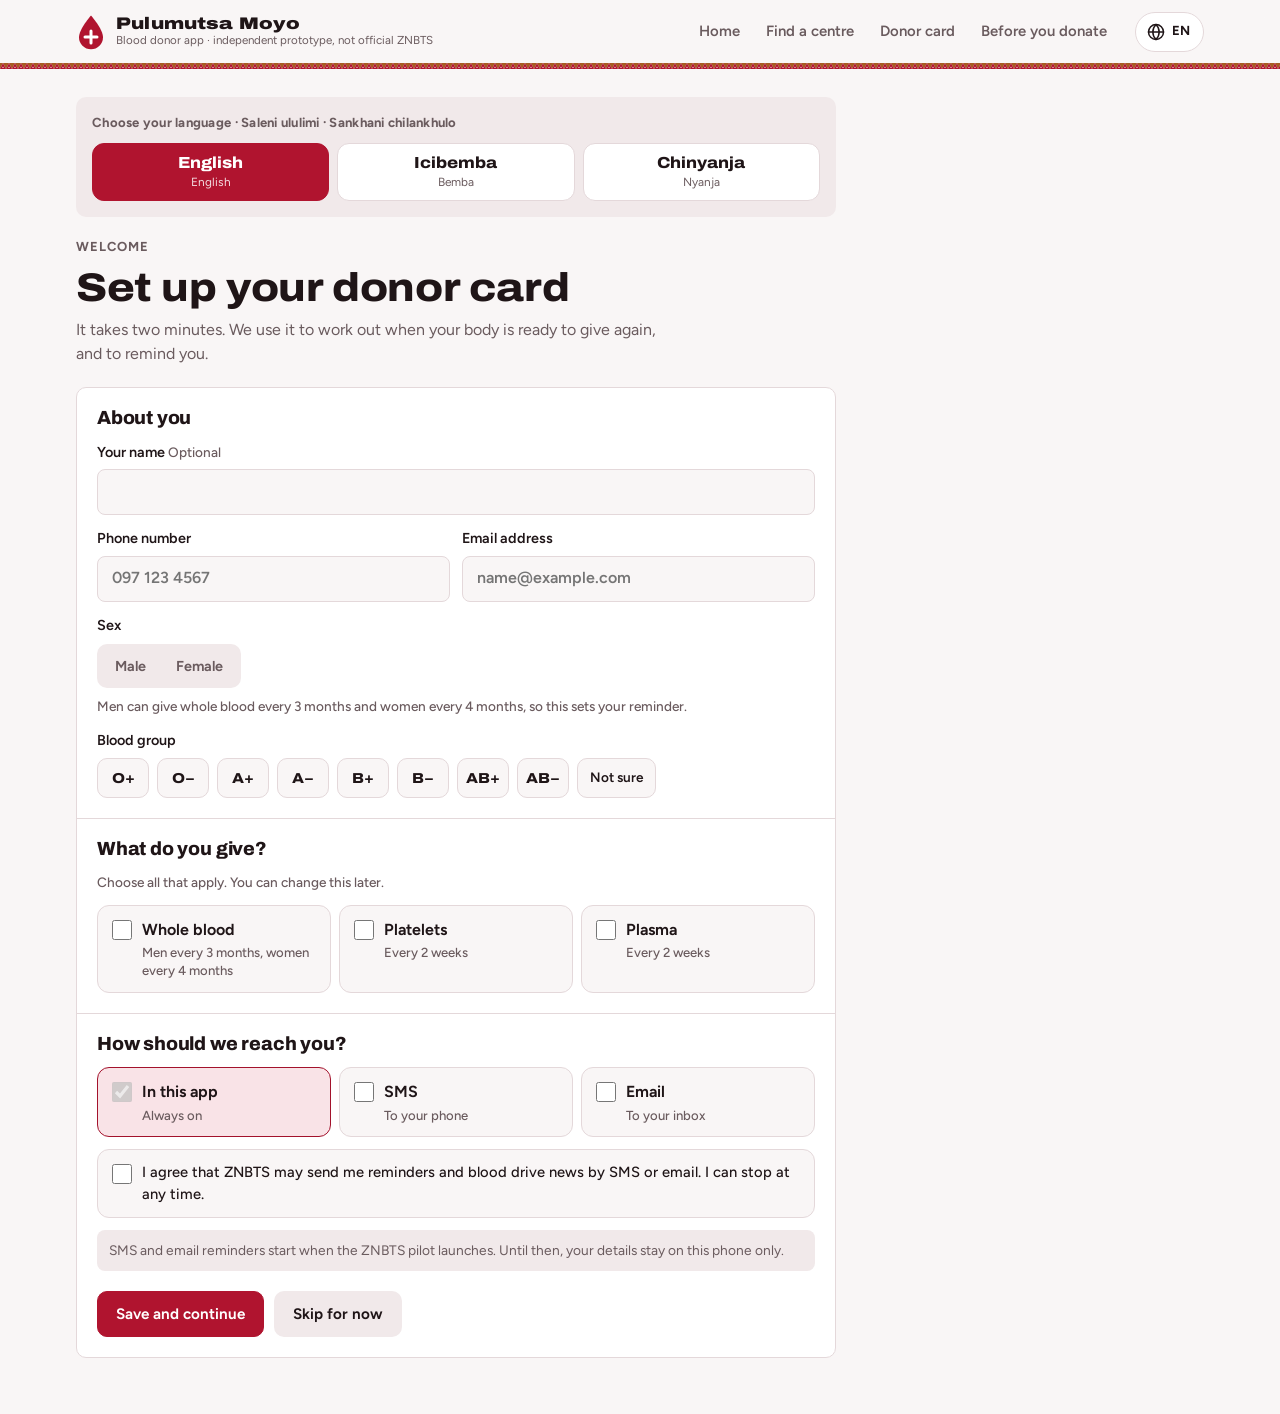
<file: index.html>
<!doctype html>
<html lang="en">
<head>
<meta charset="utf-8">
<meta name="viewport" content="width=device-width, initial-scale=1, viewport-fit=cover">
<title>Pulumutsa Moyo</title>
<meta name="description" content="Pulumutsa Moyo (Save a life): find a blood centre in Zambia, keep a donor card and get reminded when you can give again. English, Icibemba, Chinyanja.">
<meta name="theme-color" content="#B0142F">
<meta name="format-detection" content="telephone=no">
<meta name="apple-mobile-web-app-capable" content="yes">
<meta name="mobile-web-app-capable" content="yes">
<meta name="apple-mobile-web-app-title" content="Pulumutsa Moyo">
<link rel="manifest" href="manifest.webmanifest">
<link rel="icon" type="image/png" sizes="192x192" href="icons/icon-192.png">
<link rel="apple-touch-icon" href="icons/apple-touch-icon.png">
<link rel="preconnect" href="https://fonts.googleapis.com">
<link rel="preconnect" href="https://fonts.gstatic.com" crossorigin>
<link rel="stylesheet" href="https://fonts.googleapis.com/css2?family=Archivo:wdth,wght@100..125,600..900&family=Figtree:wght@400;500;600;700&family=IBM+Plex+Mono:wght@400;500;600&display=swap">
<link rel="stylesheet" href="css/styles.css">
</head>
<body data-page="home">
<noscript><div class="noscript">Pulumutsa Moyo needs JavaScript for the map, reminders and donor card. Turn it on in your browser settings.</div></noscript>
<header class="topbar">
  <div class="topbar-inner">
    <a class="brand" href="index.html" aria-label="Pulumutsa Moyo">
      <svg class="brand-mark" viewBox="0 0 30 36" aria-hidden="true">
        <path d="M15 1.5C15 1.5 3 15.2 3 23.2A12 12 0 0 0 27 23.2C27 15.2 15 1.5 15 1.5Z" fill="var(--accent)"/>
        <path d="M15 17v12M9 23h12" stroke="var(--on-accent)" stroke-width="3" stroke-linecap="round"/>
      </svg>
      <span class="brand-text"><b>Pulumutsa Moyo</b><small data-i18n="brand_sub">Blood donor app · independent prototype, not official ZNBTS</small></span>
    </a>
    <nav class="tabs" aria-label="Main">
      <a href="index.html" aria-current="page" data-i18n="nav_home">Home</a>
      <a href="find.html" data-i18n="nav_find">Find a centre</a>
      <a href="card.html" data-i18n="nav_remind">Donor card</a>
      <a href="info.html" data-i18n="nav_info">Before you donate</a>
    </nav>
    <div class="lang">
      <button class="lang-btn" id="lang-btn" type="button" aria-haspopup="true" aria-expanded="false" aria-controls="lang-menu" data-i18n-aria="lang_label" aria-label="Language">
        <svg viewBox="0 0 24 24" fill="none" stroke="currentColor" stroke-width="1.8" stroke-linecap="round" stroke-linejoin="round" aria-hidden="true"><circle cx="12" cy="12" r="9"/><path d="M3 12h18M12 3c2.6 2.6 3.8 5.6 3.8 9s-1.2 6.4-3.8 9c-2.6-2.6-3.8-5.6-3.8-9S9.4 5.6 12 3z"/></svg>
        <span id="lang-code">EN</span>
      </button>
      <div class="lang-menu" id="lang-menu" role="menu" aria-labelledby="lang-btn" hidden>
        <p class="eyebrow lang-title" data-i18n="lang_label">Language</p>
        <button type="button" role="menuitemradio" aria-checked="true" data-lang="en" lang="en">
          <span>English</span><small>English</small>
          <svg class="check" viewBox="0 0 24 24" fill="none" stroke="currentColor" stroke-width="2.6" stroke-linecap="round" stroke-linejoin="round" aria-hidden="true"><path d="M5 12.5l4.5 4.5L19 7.5"/></svg>
        </button>
        <button type="button" role="menuitemradio" aria-checked="false" data-lang="bem" lang="bem">
          <span>Icibemba</span><small>Bemba</small>
          <svg class="check" viewBox="0 0 24 24" fill="none" stroke="currentColor" stroke-width="2.6" stroke-linecap="round" stroke-linejoin="round" aria-hidden="true"><path d="M5 12.5l4.5 4.5L19 7.5"/></svg>
        </button>
        <button type="button" role="menuitemradio" aria-checked="false" data-lang="ny" lang="ny">
          <span>Chinyanja</span><small>Nyanja</small>
          <svg class="check" viewBox="0 0 24 24" fill="none" stroke="currentColor" stroke-width="2.6" stroke-linecap="round" stroke-linejoin="round" aria-hidden="true"><path d="M5 12.5l4.5 4.5L19 7.5"/></svg>
        </button>
      </div>
    </div>
  </div>
</header>

<main id="main">
<div class="view">
<div class="banner" id="ready-banner" hidden>
  <span data-i18n-html="banner_html"><b>You can give blood again.</b> Your reminder date has arrived.</span>
  <a class="btn btn-sm btn-primary" href="find.html" data-i18n="btn_find">Find a centre</a>
</div>

<div class="home-grid">
  <div class="main-col">
    <section class="status" aria-labelledby="st-title">
      <div class="status-copy">
        <p class="eyebrow" id="st-eyebrow" data-i18n="eyebrow_next">Your next donation</p>
        <h1 id="st-title" data-i18n="ready_title">You can give blood today</h1>
        <p class="lead" id="st-lead">When you give, log it here. We'll count the days and tell you when your body is ready again.</p>
        <div class="btn-row" id="st-actions"><a class="btn btn-primary" href="find.html" data-i18n="btn_find">Find a centre</a><a class="btn" href="card.html" data-i18n="btn_log_past">Log a past donation</a></div>
      </div>
      <figure class="bag" aria-hidden="true">
        <svg viewBox="0 0 146 180">
          <defs><clipPath id="bag-clip"><rect x="14" y="36" width="92" height="118" rx="20"/></clipPath></defs>
          <circle cx="60" cy="9" r="5" class="bag-neck"/>
          <path class="bag-neck" d="M49 36V22a4 4 0 0 1 4-4h14a4 4 0 0 1 4 4v14"/>
          <rect class="bag-body" x="14" y="36" width="92" height="118" rx="20"/>
          <rect class="bag-fill" id="bag-fill" x="14" y="36" width="92" height="118" clip-path="url(#bag-clip)"/>
          <g clip-path="url(#bag-clip)">
            <line class="bag-tick" x1="92" x2="106" y1="75.3" y2="75.3"/>
            <line class="bag-tick" x1="92" x2="106" y1="114.7" y2="114.7"/>
          </g>
          <text class="bag-tick-label" x="110" y="78.3">300</text>
          <text class="bag-tick-label" x="110" y="117.7">150</text>
          <text class="bag-tick-label" x="110" y="43">450 ml</text>
          <text class="bag-text" id="bag-text" x="60" y="104" text-anchor="middle">100%</text>
          <path class="bag-tube" d="M60 154v14q0 8 8 8h14"/>
        </svg>
        <figcaption id="bag-cap" data-i18n="cap_full">Topped up</figcaption>
      </figure>
    </section>

    <section class="invite" aria-labelledby="invite-title">
      <div class="invite-copy">
        <h2 id="invite-title" data-i18n="invite_title">Don't come alone</h2>
        <p data-i18n="invite_text">Ask a friend to come with you next time. The first time is easier with someone you know, and one unit can save up to three lives.</p>
      </div>
      <div class="btn-row">
        <a class="btn btn-primary" id="wa-btn" href="https://wa.me/" target="_blank" rel="noopener">
          <svg viewBox="0 0 24 24" fill="none" stroke="currentColor" stroke-width="2" stroke-linecap="round" stroke-linejoin="round" aria-hidden="true"><path d="M20 11.5a8 8 0 0 1-11.8 7L4 20l1.5-4A8 8 0 1 1 20 11.5z"/></svg>
          <span data-i18n="btn_whatsapp">Share on WhatsApp</span>
        </a>
        <button class="btn" type="button" id="copy-btn">
          <svg viewBox="0 0 24 24" fill="none" stroke="currentColor" stroke-width="2" stroke-linecap="round" stroke-linejoin="round" aria-hidden="true"><path d="M10 14a4 4 0 0 0 5.7 0l3-3a4 4 0 0 0-5.7-5.7l-1 1"/><path d="M14 10a4 4 0 0 0-5.7 0l-3 3a4 4 0 0 0 5.7 5.7l1-1"/></svg>
          <span data-i18n="btn_copy">Copy link</span>
        </button>
      </div>
    </section>
  </div>

  <div class="side">
    <div class="panel nudge" id="home-nudge" hidden>
      <h2 class="ph" data-i18n="welcome_title">Set up your donor card</h2>
      <p class="near-meta" data-i18n="nudge_text">Add your details and how you donate so your reminder uses the right waiting time.</p>
      <div class="btn-row"><a class="btn btn-sm btn-primary" href="start.html" data-i18n="btn_add_details">Add my details</a></div>
    </div>

    <div class="panel near-card">
      <div class="panel-head"><h2 class="ph" data-i18n="eyebrow_nearest">Nearest centre</h2><span class="chip" id="near-dist" hidden></span></div>
      <div id="near-body"><p class="near-name" data-i18n="near_find_title">Find the blood centre closest to you</p><p class="near-meta" data-i18n="near_find_meta">There is a ZNBTS centre in every province.</p></div>
      <div class="btn-row">
        <a class="btn btn-sm" href="find.html" id="near-btn" data-i18n="btn_open_map">Open the map</a>
        <a class="btn btn-sm btn-quiet" id="near-dir" href="find.html" target="_blank" rel="noopener" data-i18n="btn_directions" hidden>Directions</a>
      </div>
    </div>

    <section class="visit" aria-labelledby="visit-title">
      <h2 id="visit-title" class="visit-title" data-i18n="visit_title">Your visit, about an hour</h2>
      <ol class="visit-steps">
        <li><span class="v-num" aria-hidden="true">1</span><div><p class="v-head"><b data-i18n="v1_t">Sign in</b><span class="v-min" id="v1-min">5–10 min</span></p><p class="v-desc" data-i18n="v1_d">Show your NRC and fill in a short form.</p></div></li>
        <li><span class="v-num" aria-hidden="true">2</span><div><p class="v-head"><b data-i18n="v2_t">Quick check</b><span class="v-min" id="v2-min">10–15 min</span></p><p class="v-desc" data-i18n="v2_d">Weight, blood pressure and a finger prick for iron.</p></div></li>
        <li class="v-give"><span class="v-num" aria-hidden="true">3</span><div><p class="v-head"><b data-i18n="v3_t">Give</b><span class="v-min" id="v3-min">about 10 min</span></p><p class="v-desc" data-i18n="v3_d">About 450 ml. You'll feel a quick pinch at the start.</p></div></li>
        <li><span class="v-num" aria-hidden="true">4</span><div><p class="v-head"><b data-i18n="v4_t">Rest and snack</b><span class="v-min" id="v4-min">10–15 min</span></p><p class="v-desc" data-i18n="v4_d">Sit for a while and have the drink and snack they give you.</p></div></li>
      </ol>
    </section>
  </div>
</div>

<section class="where" aria-labelledby="where-title">
  <div class="where-big">
    <b>40%</b>
    <span data-i18n="where_mothers">Pregnant women with complications</span>
  </div>
  <div class="where-detail">
    <h2 id="where-title" data-i18n="where_title">Where your blood goes</h2>
    <p class="muted" data-i18n="where_lead">Most of it goes to mothers and young children.</p>
    <div class="share-bar" role="img" data-i18n-aria="where_aria" aria-label="40% to pregnant women with complications, 20% to children under five, 40% to everyone else">
      <span class="seg mothers" style="width:40%"></span><span class="seg children" style="width:20%"></span><span class="seg others" style="width:40%"></span>
    </div>
    <ul class="share-legend">
      <li><i class="sw mothers"></i><b>40%</b><span data-i18n="where_mothers">Pregnant women with complications</span></li>
      <li><i class="sw children"></i><b>20%</b><span data-i18n="where_children">Children under five</span></li>
      <li><i class="sw others"></i><b>40%</b><span data-i18n="where_others">Everyone else: sickle cell, cancer, surgery and accidents</span></li>
    </ul>
    <p class="source" data-i18n="where_src">Figures from ZNBTS, shared during the Ama Hero donor campaign.</p>
  </div>
</section>

<section class="goal" aria-labelledby="goal-title">
  <div class="panel-head"><h2 id="goal-title" data-i18n="goal_title">Zambia's blood goal</h2><span class="chip" data-i18n="goal_chip">Units per year</span></div>
  <p class="muted" data-i18n="goal_text">Zambia collected 130,000 units in 2023. ZNBTS's Ama Hero campaign is aiming for 400,000 a year by 2026. Every regular donor moves the first bar.</p>
  <div class="goal-bars">
    <div class="goal-row">
      <div class="goal-label"><span data-i18n="goal_collected">Collected in 2023</span><span class="mono">130,000</span></div>
      <div class="goal-track"><div class="goal-bar" style="width:32.5%"></div></div>
    </div>
    <div class="goal-row">
      <div class="goal-label"><span data-i18n="goal_target">Target for 2026</span><span class="mono">400,000</span></div>
      <div class="goal-track"><div class="goal-bar target" style="width:100%"></div></div>
    </div>
  </div>
  <p class="source" data-i18n="goal_src">Source: Presidential Delivery Unit and ZNBTS.</p>
</section>

</div>
</main>

<nav class="tabbar" aria-label="Main">
  <a href="index.html" aria-current="page">
    <svg viewBox="0 0 24 24" fill="none" stroke="currentColor" stroke-width="1.8" stroke-linecap="round" stroke-linejoin="round" aria-hidden="true"><path d="M12 3s-7 7.6-7 12a7 7 0 0 0 14 0c0-4.4-7-12-7-12z"/></svg>
    <span data-i18n="tab_home">Home</span>
  </a>
  <a href="find.html">
    <svg viewBox="0 0 24 24" fill="none" stroke="currentColor" stroke-width="1.8" stroke-linecap="round" stroke-linejoin="round" aria-hidden="true"><path d="M12 21s-6.5-6-6.5-11a6.5 6.5 0 0 1 13 0C18.5 15 12 21 12 21z"/><circle cx="12" cy="10" r="2.3"/></svg>
    <span data-i18n="tab_find">Find</span>
  </a>
  <a href="card.html">
    <svg viewBox="0 0 24 24" fill="none" stroke="currentColor" stroke-width="1.8" stroke-linecap="round" stroke-linejoin="round" aria-hidden="true"><rect x="3" y="5" width="18" height="14" rx="2.5"/><circle cx="8.5" cy="11" r="2"/><path d="M5.5 16c.6-1.5 1.7-2.2 3-2.2s2.4.7 3 2.2M14 10h4M14 13.5h3"/></svg>
    <span data-i18n="tab_remind">Card</span>
  </a>
  <a href="info.html">
    <svg viewBox="0 0 24 24" fill="none" stroke="currentColor" stroke-width="1.8" stroke-linecap="round" stroke-linejoin="round" aria-hidden="true"><rect x="5" y="4" width="14" height="17" rx="2.5"/><path d="M9 4.5V3h6v1.5M9 11l2 2 4-4M9 17h6"/></svg>
    <span data-i18n="tab_info">Before</span>
  </a>
</nav>

<div class="toast" id="toast" role="status" aria-live="polite"><span id="toast-msg"></span><button type="button" id="toast-action" hidden></button></div>

<script src="js/i18n.js"></script>
<script src="js/data.js"></script>
<script src="js/app.js"></script>
</body>
</html>
</file>
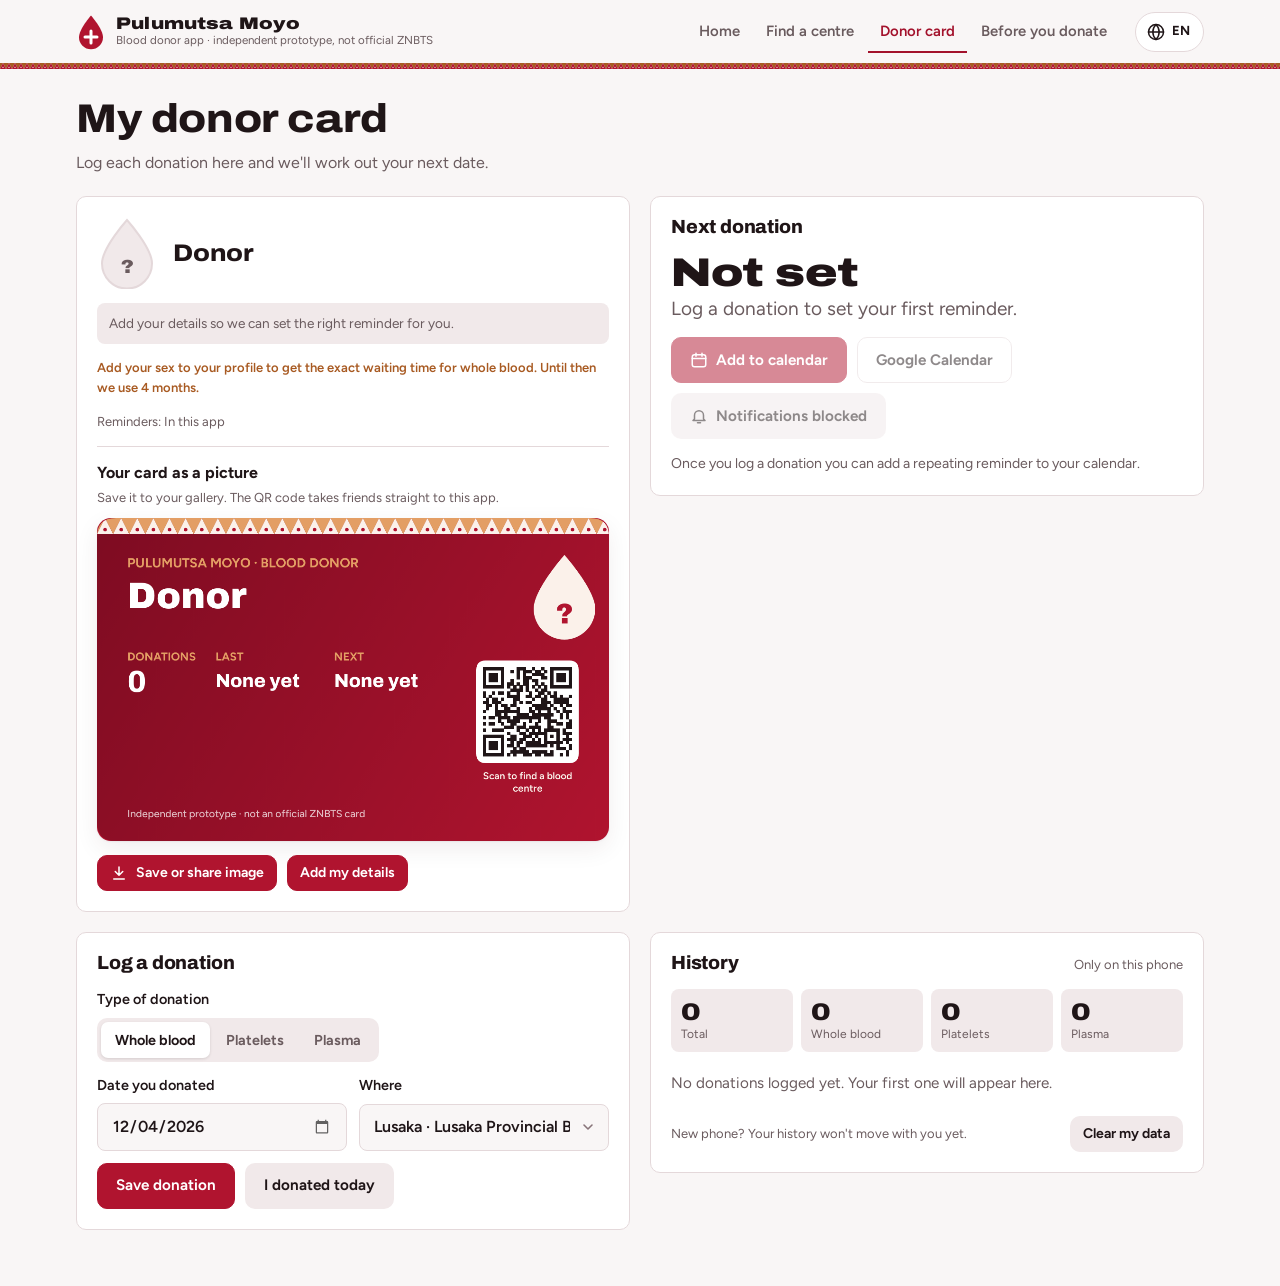
<file: card.html>
<!doctype html>
<html lang="en">
<head>
<meta charset="utf-8">
<meta name="viewport" content="width=device-width, initial-scale=1, viewport-fit=cover">
<title>Donor card · Pulumutsa Moyo</title>
<meta name="description" content="Your donor card: donation history, next date to give and calendar reminders.">
<meta name="theme-color" content="#B0142F">
<meta name="format-detection" content="telephone=no">
<meta name="apple-mobile-web-app-capable" content="yes">
<meta name="mobile-web-app-capable" content="yes">
<meta name="apple-mobile-web-app-title" content="Pulumutsa Moyo">
<link rel="manifest" href="manifest.webmanifest">
<link rel="icon" type="image/png" sizes="192x192" href="icons/icon-192.png">
<link rel="apple-touch-icon" href="icons/apple-touch-icon.png">
<link rel="preconnect" href="https://fonts.googleapis.com">
<link rel="preconnect" href="https://fonts.gstatic.com" crossorigin>
<link rel="stylesheet" href="https://fonts.googleapis.com/css2?family=Archivo:wdth,wght@100..125,600..900&family=Figtree:wght@400;500;600;700&family=IBM+Plex+Mono:wght@400;500;600&display=swap">
<link rel="stylesheet" href="css/styles.css">
</head>
<body data-page="card">
<noscript><div class="noscript">Pulumutsa Moyo needs JavaScript for the map, reminders and donor card. Turn it on in your browser settings.</div></noscript>
<header class="topbar">
  <div class="topbar-inner">
    <a class="brand" href="index.html" aria-label="Pulumutsa Moyo">
      <svg class="brand-mark" viewBox="0 0 30 36" aria-hidden="true">
        <path d="M15 1.5C15 1.5 3 15.2 3 23.2A12 12 0 0 0 27 23.2C27 15.2 15 1.5 15 1.5Z" fill="var(--accent)"/>
        <path d="M15 17v12M9 23h12" stroke="var(--on-accent)" stroke-width="3" stroke-linecap="round"/>
      </svg>
      <span class="brand-text"><b>Pulumutsa Moyo</b><small data-i18n="brand_sub">Blood donor app · independent prototype, not official ZNBTS</small></span>
    </a>
    <nav class="tabs" aria-label="Main">
      <a href="index.html" data-i18n="nav_home">Home</a>
      <a href="find.html" data-i18n="nav_find">Find a centre</a>
      <a href="card.html" aria-current="page" data-i18n="nav_remind">Donor card</a>
      <a href="info.html" data-i18n="nav_info">Before you donate</a>
    </nav>
    <div class="lang">
      <button class="lang-btn" id="lang-btn" type="button" aria-haspopup="true" aria-expanded="false" aria-controls="lang-menu" data-i18n-aria="lang_label" aria-label="Language">
        <svg viewBox="0 0 24 24" fill="none" stroke="currentColor" stroke-width="1.8" stroke-linecap="round" stroke-linejoin="round" aria-hidden="true"><circle cx="12" cy="12" r="9"/><path d="M3 12h18M12 3c2.6 2.6 3.8 5.6 3.8 9s-1.2 6.4-3.8 9c-2.6-2.6-3.8-5.6-3.8-9S9.4 5.6 12 3z"/></svg>
        <span id="lang-code">EN</span>
      </button>
      <div class="lang-menu" id="lang-menu" role="menu" aria-labelledby="lang-btn" hidden>
        <p class="eyebrow lang-title" data-i18n="lang_label">Language</p>
        <button type="button" role="menuitemradio" aria-checked="true" data-lang="en" lang="en">
          <span>English</span><small>English</small>
          <svg class="check" viewBox="0 0 24 24" fill="none" stroke="currentColor" stroke-width="2.6" stroke-linecap="round" stroke-linejoin="round" aria-hidden="true"><path d="M5 12.5l4.5 4.5L19 7.5"/></svg>
        </button>
        <button type="button" role="menuitemradio" aria-checked="false" data-lang="bem" lang="bem">
          <span>Icibemba</span><small>Bemba</small>
          <svg class="check" viewBox="0 0 24 24" fill="none" stroke="currentColor" stroke-width="2.6" stroke-linecap="round" stroke-linejoin="round" aria-hidden="true"><path d="M5 12.5l4.5 4.5L19 7.5"/></svg>
        </button>
        <button type="button" role="menuitemradio" aria-checked="false" data-lang="ny" lang="ny">
          <span>Chinyanja</span><small>Nyanja</small>
          <svg class="check" viewBox="0 0 24 24" fill="none" stroke="currentColor" stroke-width="2.6" stroke-linecap="round" stroke-linejoin="round" aria-hidden="true"><path d="M5 12.5l4.5 4.5L19 7.5"/></svg>
        </button>
      </div>
    </div>
  </div>
</header>

<main id="main">
<div class="view">
<div class="find-head">
  <h1 data-i18n="remind_title">My donor card</h1>
  <p data-i18n="remind_intro">Log each donation here and we'll work out your next date.</p>
</div>

<div class="remind-grid">
  <div class="panel">
    <div class="profile" id="profile-box"><svg class="bg-badge empty" viewBox="0 0 60 72" aria-hidden="true"><path d="M30 3C30 3 5 31 5 46.5a25 25 0 0 0 50 0C55 31 30 3 30 3Z"/><text x="30" y="56" text-anchor="middle" font-size="19">?</text></svg><div class="profile-body"><h2>Donor</h2></div></div>
    <p class="list-note" id="profile-nudge" data-i18n="card_no_profile">Add your details so we can set the right reminder for you.</p>
    <p class="small sex-note" id="sex-note" hidden></p>
    <p class="small muted" id="profile-reminders">Reminders: In this app</p>
    <div class="card-img">
      <p class="card-img-head"><b data-i18n="card_img_title">Your card as a picture</b><span class="small muted" data-i18n="card_img_text">Save it to your gallery. The QR code takes friends straight to this app.</span></p>
      <canvas id="card-canvas" width="1080" height="680" role="img" aria-label="Donor card"></canvas>
    </div>
    <div class="btn-row">
      <button class="btn btn-sm btn-primary" type="button" id="card-save">
        <svg viewBox="0 0 24 24" fill="none" stroke="currentColor" stroke-width="2" stroke-linecap="round" stroke-linejoin="round" aria-hidden="true"><path d="M12 4v11M7 10l5 5 5-5M5 20h14"/></svg>
        <span data-i18n="btn_save_card">Save or share image</span>
      </button>
      <a class="btn btn-sm btn-primary" href="start.html" id="profile-btn" data-i18n="btn_add_details">Add my details</a>
    </div>
  </div>

  <div class="panel">
    <h2 class="ph" data-i18n="eyebrow_next_reminder">Next donation</h2>
    <div>
      <p class="next-date" id="next-date" data-i18n="not_set">Not set</p>
      <p class="next-rel" id="next-rel" data-i18n="rel_none">Log a donation to set your first reminder.</p>
    </div>
    <p class="small muted" id="next-basis" hidden></p>
    <div class="btn-row">
      <button class="btn btn-primary" id="ics-btn" type="button" disabled>
        <svg viewBox="0 0 24 24" fill="none" stroke="currentColor" stroke-width="2" stroke-linecap="round" stroke-linejoin="round" aria-hidden="true"><rect x="3" y="5" width="18" height="16" rx="3"/><path d="M3 10h18M8 3v4M16 3v4"/></svg>
        <span data-i18n="btn_ics">Add to calendar</span>
      </button>
      <a class="btn is-off" id="gcal-btn" href="#" target="_blank" rel="noopener" aria-disabled="true">Google Calendar</a>
      <button class="btn btn-quiet" id="notify-btn" type="button">
        <svg viewBox="0 0 24 24" fill="none" stroke="currentColor" stroke-width="2" stroke-linecap="round" stroke-linejoin="round" aria-hidden="true"><path d="M6 16V11a6 6 0 0 1 12 0v5l2 2H4z"/><path d="M10 21h4"/></svg>
        <span id="notify-label" data-i18n="notify_off">Turn on notifications</span>
      </button>
    </div>
    <p class="notify-status" id="notify-status" data-i18n="notify_status_none">Once you log a donation you can add a repeating reminder to your calendar.</p>
  </div>

  <div class="panel">
    <h2 class="ph" data-i18n="eyebrow_log">Log a donation</h2>
    <form class="form-grid" id="log-form" novalidate>
      <fieldset class="fs full">
        <legend data-i18n="label_type">Type of donation</legend>
        <div class="segmented log-type">
          <label><input type="radio" name="log-type" id="lt-whole" value="whole" checked><span data-i18n="type_whole">Whole blood</span></label>
          <label><input type="radio" name="log-type" id="lt-platelets" value="platelets"><span data-i18n="type_platelets">Platelets</span></label>
          <label><input type="radio" name="log-type" id="lt-plasma" value="plasma"><span data-i18n="type_plasma">Plasma</span></label>
        </div>
      </fieldset>
      <label class="field" for="log-date"><span data-i18n="label_date">Date you donated</span>
        <input class="input" type="date" id="log-date" required>
      </label>
      <label class="field" for="log-centre"><span data-i18n="label_where">Where</span>
        <select class="input" id="log-centre"><option value="chinsali">Chinsali · Muchinga Provincial Blood Centre</option><option value="chipata">Chipata · Eastern Provincial Blood Centre</option><option value="kabwe">Kabwe · Central Provincial Blood Centre</option><option value="kasama">Kasama · Northern Provincial Blood Centre</option><option value="kitwe">Kitwe · Copperbelt Provincial Blood Bank</option><option value="livingstone">Livingstone · Southern Provincial Blood Centre</option><option value="lusaka">Lusaka · Lusaka Provincial Blood Transfusion Centre</option><option value="mansa">Mansa · Luapula Provincial Blood Centre</option><option value="mongu">Mongu · Western Provincial Blood Centre</option><option value="solwezi">Solwezi · North-Western Provincial Blood Centre</option><option value="mobile">Mobile blood drive</option><option value="other">Somewhere else</option></select>
      </label>
      <div class="full btn-row">
        <button class="btn btn-primary" type="submit" data-i18n="btn_save">Save donation</button>
        <button class="btn btn-quiet" type="button" id="today-btn" data-i18n="btn_today">I donated today</button>
      </div>
      <p class="full err" id="log-error" role="alert" hidden></p>
    </form>
  </div>

  <div class="panel">
    <div class="panel-head"><h2 class="ph" data-i18n="eyebrow_history">History</h2><span class="small muted" data-i18n="device_only">Only on this phone</span></div>
    <div class="type-stats" id="type-stats"><div class="stat"><b>0</b><span>Total</span></div><div class="stat"><b>0</b><span>Whole blood</span></div><div class="stat"><b>0</b><span>Platelets</span></div><div class="stat"><b>0</b><span>Plasma</span></div></div>
    <ul class="history" id="history"><li class="empty" data-i18n="history_empty">No donations logged yet. Your first one will appear here.</li></ul>
    <div class="danger-zone">
      <span class="small muted" data-i18n="switching">New phone? Your history won't move with you yet.</span>
      <div class="confirm" id="clear-wrap"></div>
    </div>
  </div>
</div>

</div>
</main>

<nav class="tabbar" aria-label="Main">
  <a href="index.html">
    <svg viewBox="0 0 24 24" fill="none" stroke="currentColor" stroke-width="1.8" stroke-linecap="round" stroke-linejoin="round" aria-hidden="true"><path d="M12 3s-7 7.6-7 12a7 7 0 0 0 14 0c0-4.4-7-12-7-12z"/></svg>
    <span data-i18n="tab_home">Home</span>
  </a>
  <a href="find.html">
    <svg viewBox="0 0 24 24" fill="none" stroke="currentColor" stroke-width="1.8" stroke-linecap="round" stroke-linejoin="round" aria-hidden="true"><path d="M12 21s-6.5-6-6.5-11a6.5 6.5 0 0 1 13 0C18.5 15 12 21 12 21z"/><circle cx="12" cy="10" r="2.3"/></svg>
    <span data-i18n="tab_find">Find</span>
  </a>
  <a href="card.html" aria-current="page">
    <svg viewBox="0 0 24 24" fill="none" stroke="currentColor" stroke-width="1.8" stroke-linecap="round" stroke-linejoin="round" aria-hidden="true"><rect x="3" y="5" width="18" height="14" rx="2.5"/><circle cx="8.5" cy="11" r="2"/><path d="M5.5 16c.6-1.5 1.7-2.2 3-2.2s2.4.7 3 2.2M14 10h4M14 13.5h3"/></svg>
    <span data-i18n="tab_remind">Card</span>
  </a>
  <a href="info.html">
    <svg viewBox="0 0 24 24" fill="none" stroke="currentColor" stroke-width="1.8" stroke-linecap="round" stroke-linejoin="round" aria-hidden="true"><rect x="5" y="4" width="14" height="17" rx="2.5"/><path d="M9 4.5V3h6v1.5M9 11l2 2 4-4M9 17h6"/></svg>
    <span data-i18n="tab_info">Before</span>
  </a>
</nav>

<div class="toast" id="toast" role="status" aria-live="polite"><span id="toast-msg"></span><button type="button" id="toast-action" hidden></button></div>

<script src="js/vendor/qrcode.js"></script>
<script src="js/i18n.js"></script>
<script src="js/data.js"></script>
<script src="js/app.js"></script>
</body>
</html>
</file>
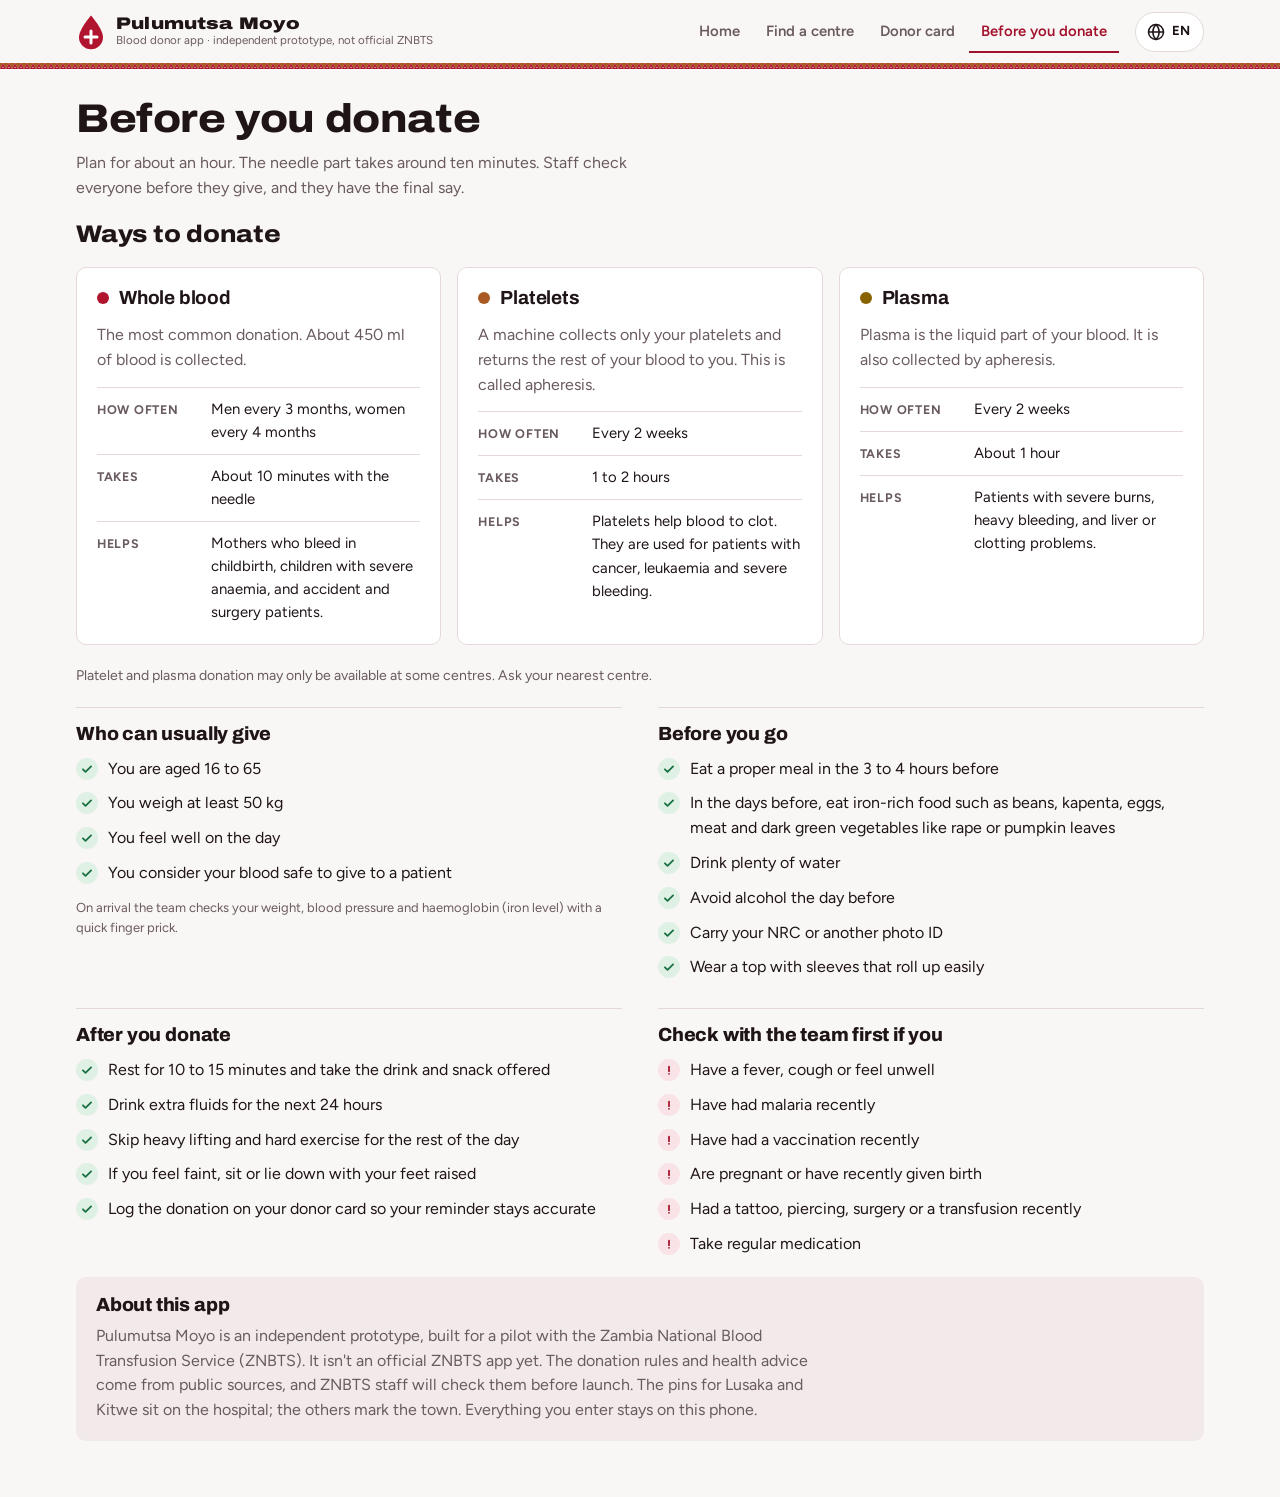
<file: info.html>
<!doctype html>
<html lang="en">
<head>
<meta charset="utf-8">
<meta name="viewport" content="width=device-width, initial-scale=1, viewport-fit=cover">
<title>Before you donate · Pulumutsa Moyo</title>
<meta name="description" content="Who can give blood, how to prepare, what happens on the day and aftercare.">
<meta name="theme-color" content="#B0142F">
<meta name="format-detection" content="telephone=no">
<meta name="apple-mobile-web-app-capable" content="yes">
<meta name="mobile-web-app-capable" content="yes">
<meta name="apple-mobile-web-app-title" content="Pulumutsa Moyo">
<link rel="manifest" href="manifest.webmanifest">
<link rel="icon" type="image/png" sizes="192x192" href="icons/icon-192.png">
<link rel="apple-touch-icon" href="icons/apple-touch-icon.png">
<link rel="preconnect" href="https://fonts.googleapis.com">
<link rel="preconnect" href="https://fonts.gstatic.com" crossorigin>
<link rel="stylesheet" href="https://fonts.googleapis.com/css2?family=Archivo:wdth,wght@100..125,600..900&family=Figtree:wght@400;500;600;700&family=IBM+Plex+Mono:wght@400;500;600&display=swap">
<link rel="stylesheet" href="css/styles.css">
</head>
<body data-page="info">
<noscript><div class="noscript">Pulumutsa Moyo needs JavaScript for the map, reminders and donor card. Turn it on in your browser settings.</div></noscript>
<header class="topbar">
  <div class="topbar-inner">
    <a class="brand" href="index.html" aria-label="Pulumutsa Moyo">
      <svg class="brand-mark" viewBox="0 0 30 36" aria-hidden="true">
        <path d="M15 1.5C15 1.5 3 15.2 3 23.2A12 12 0 0 0 27 23.2C27 15.2 15 1.5 15 1.5Z" fill="var(--accent)"/>
        <path d="M15 17v12M9 23h12" stroke="var(--on-accent)" stroke-width="3" stroke-linecap="round"/>
      </svg>
      <span class="brand-text"><b>Pulumutsa Moyo</b><small data-i18n="brand_sub">Blood donor app · independent prototype, not official ZNBTS</small></span>
    </a>
    <nav class="tabs" aria-label="Main">
      <a href="index.html" data-i18n="nav_home">Home</a>
      <a href="find.html" data-i18n="nav_find">Find a centre</a>
      <a href="card.html" data-i18n="nav_remind">Donor card</a>
      <a href="info.html" aria-current="page" data-i18n="nav_info">Before you donate</a>
    </nav>
    <div class="lang">
      <button class="lang-btn" id="lang-btn" type="button" aria-haspopup="true" aria-expanded="false" aria-controls="lang-menu" data-i18n-aria="lang_label" aria-label="Language">
        <svg viewBox="0 0 24 24" fill="none" stroke="currentColor" stroke-width="1.8" stroke-linecap="round" stroke-linejoin="round" aria-hidden="true"><circle cx="12" cy="12" r="9"/><path d="M3 12h18M12 3c2.6 2.6 3.8 5.6 3.8 9s-1.2 6.4-3.8 9c-2.6-2.6-3.8-5.6-3.8-9S9.4 5.6 12 3z"/></svg>
        <span id="lang-code">EN</span>
      </button>
      <div class="lang-menu" id="lang-menu" role="menu" aria-labelledby="lang-btn" hidden>
        <p class="eyebrow lang-title" data-i18n="lang_label">Language</p>
        <button type="button" role="menuitemradio" aria-checked="true" data-lang="en" lang="en">
          <span>English</span><small>English</small>
          <svg class="check" viewBox="0 0 24 24" fill="none" stroke="currentColor" stroke-width="2.6" stroke-linecap="round" stroke-linejoin="round" aria-hidden="true"><path d="M5 12.5l4.5 4.5L19 7.5"/></svg>
        </button>
        <button type="button" role="menuitemradio" aria-checked="false" data-lang="bem" lang="bem">
          <span>Icibemba</span><small>Bemba</small>
          <svg class="check" viewBox="0 0 24 24" fill="none" stroke="currentColor" stroke-width="2.6" stroke-linecap="round" stroke-linejoin="round" aria-hidden="true"><path d="M5 12.5l4.5 4.5L19 7.5"/></svg>
        </button>
        <button type="button" role="menuitemradio" aria-checked="false" data-lang="ny" lang="ny">
          <span>Chinyanja</span><small>Nyanja</small>
          <svg class="check" viewBox="0 0 24 24" fill="none" stroke="currentColor" stroke-width="2.6" stroke-linecap="round" stroke-linejoin="round" aria-hidden="true"><path d="M5 12.5l4.5 4.5L19 7.5"/></svg>
        </button>
      </div>
    </div>
  </div>
</header>

<main id="main">
<div class="view">
<div class="find-head">
  <h1 data-i18n="info_title">Before you donate</h1>
  <p data-i18n="info_intro">Plan for about an hour. The needle part takes around ten minutes. Staff check everyone before they give, and they have the final say.</p>
</div>

<h2 data-i18n="ways_title">Ways to donate</h2>
<div class="ways">
  <article class="panel way whole">
    <h3><span class="dot"></span><span data-i18n="type_whole">Whole blood</span></h3>
    <p data-i18n="whole_what">The most common donation. About 450 ml of blood is collected.</p>
    <dl class="facts">
      <div><dt data-i18n="way_often">How often</dt><dd id="often-whole">Men every 3 months, women every 4 months</dd></div>
      <div><dt data-i18n="way_time">Takes</dt><dd data-i18n="whole_time">About 10 minutes with the needle</dd></div>
      <div><dt data-i18n="way_helps">Helps</dt><dd data-i18n="whole_helps">Mothers who bleed in childbirth, children with severe anaemia, and accident and surgery patients.</dd></div>
    </dl>
  </article>
  <article class="panel way platelets">
    <h3><span class="dot"></span><span data-i18n="type_platelets">Platelets</span></h3>
    <p data-i18n="plt_what">A machine collects only your platelets and returns the rest of your blood to you. This is called apheresis.</p>
    <dl class="facts">
      <div><dt data-i18n="way_often">How often</dt><dd id="often-platelets">Every 2 weeks</dd></div>
      <div><dt data-i18n="way_time">Takes</dt><dd data-i18n="plt_time">1 to 2 hours</dd></div>
      <div><dt data-i18n="way_helps">Helps</dt><dd data-i18n="plt_helps">Platelets help blood to clot. They are used for patients with cancer, leukaemia and severe bleeding.</dd></div>
    </dl>
  </article>
  <article class="panel way plasma">
    <h3><span class="dot"></span><span data-i18n="type_plasma">Plasma</span></h3>
    <p data-i18n="pls_what">Plasma is the liquid part of your blood. It is also collected by apheresis.</p>
    <dl class="facts">
      <div><dt data-i18n="way_often">How often</dt><dd id="often-plasma">Every 2 weeks</dd></div>
      <div><dt data-i18n="way_time">Takes</dt><dd data-i18n="pls_time">About 1 hour</dd></div>
      <div><dt data-i18n="way_helps">Helps</dt><dd data-i18n="pls_helps">Patients with severe burns, heavy bleeding, and liver or clotting problems.</dd></div>
    </dl>
  </article>
</div>
<p class="ways-note" data-i18n="ways_note">Platelet and plasma donation may only be available at some centres. Ask your nearest centre.</p>

<div class="info-grid">
  <section class="info-col">
    <h2 data-i18n="info_who_h">Who can usually give</h2>
    <ul class="ticks">
      <li data-i18n="who1">You are aged 16 to 65</li><li data-i18n="who2">You weigh at least 50 kg</li><li data-i18n="who3">You feel well on the day</li><li data-i18n="who4">You consider your blood safe to give to a patient</li>
    </ul>
    <p class="small muted" data-i18n="who_note">On arrival the team checks your weight, blood pressure and haemoglobin (iron level) with a quick finger prick.</p>
  </section>
  <section class="info-col">
    <h2 data-i18n="info_before_h">Before you go</h2>
    <ul class="ticks">
      <li data-i18n="b1">Eat a proper meal in the 3 to 4 hours before</li><li data-i18n="b6">In the days before, eat iron-rich food such as beans, kapenta, eggs, meat and dark green vegetables like rape or pumpkin leaves</li><li data-i18n="b2">Drink plenty of water</li><li data-i18n="b3">Avoid alcohol the day before</li><li data-i18n="b4">Carry your NRC or another photo ID</li><li data-i18n="b5">Wear a top with sleeves that roll up easily</li>
    </ul>
  </section>
  <section class="info-col">
    <h2 data-i18n="info_after_h">After you donate</h2>
    <ul class="ticks">
      <li data-i18n="a1">Rest for 10 to 15 minutes and take the drink and snack offered</li><li data-i18n="a2">Drink extra fluids for the next 24 hours</li><li data-i18n="a3">Skip heavy lifting and hard exercise for the rest of the day</li><li data-i18n="a4">If you feel faint, sit or lie down with your feet raised</li><li data-i18n="a5">Log the donation on your donor card so your reminder stays accurate</li>
    </ul>
  </section>
  <section class="info-col">
    <h2 data-i18n="info_ask_h">Check with the team first if you</h2>
    <ul class="ticks ask">
      <li data-i18n="k1">Have a fever, cough or feel unwell</li><li data-i18n="k2">Have had malaria recently</li><li data-i18n="k6">Have had a vaccination recently</li><li data-i18n="k3">Are pregnant or have recently given birth</li><li data-i18n="k4">Had a tattoo, piercing, surgery or a transfusion recently</li><li data-i18n="k5">Take regular medication</li>
    </ul>
  </section>
</div>

<div class="about">
  <h2 data-i18n="about_h">About this app</h2>
  <p data-i18n="about_p">Pulumutsa Moyo is an independent prototype, built for a pilot with the Zambia National Blood Transfusion Service (ZNBTS). It isn't an official ZNBTS app yet. The donation rules and health advice come from public sources, and ZNBTS staff will check them before launch. The pins for Lusaka and Kitwe sit on the hospital; the others mark the town. Everything you enter stays on this phone.</p>
</div>

</div>
</main>

<nav class="tabbar" aria-label="Main">
  <a href="index.html">
    <svg viewBox="0 0 24 24" fill="none" stroke="currentColor" stroke-width="1.8" stroke-linecap="round" stroke-linejoin="round" aria-hidden="true"><path d="M12 3s-7 7.6-7 12a7 7 0 0 0 14 0c0-4.4-7-12-7-12z"/></svg>
    <span data-i18n="tab_home">Home</span>
  </a>
  <a href="find.html">
    <svg viewBox="0 0 24 24" fill="none" stroke="currentColor" stroke-width="1.8" stroke-linecap="round" stroke-linejoin="round" aria-hidden="true"><path d="M12 21s-6.5-6-6.5-11a6.5 6.5 0 0 1 13 0C18.5 15 12 21 12 21z"/><circle cx="12" cy="10" r="2.3"/></svg>
    <span data-i18n="tab_find">Find</span>
  </a>
  <a href="card.html">
    <svg viewBox="0 0 24 24" fill="none" stroke="currentColor" stroke-width="1.8" stroke-linecap="round" stroke-linejoin="round" aria-hidden="true"><rect x="3" y="5" width="18" height="14" rx="2.5"/><circle cx="8.5" cy="11" r="2"/><path d="M5.5 16c.6-1.5 1.7-2.2 3-2.2s2.4.7 3 2.2M14 10h4M14 13.5h3"/></svg>
    <span data-i18n="tab_remind">Card</span>
  </a>
  <a href="info.html" aria-current="page">
    <svg viewBox="0 0 24 24" fill="none" stroke="currentColor" stroke-width="1.8" stroke-linecap="round" stroke-linejoin="round" aria-hidden="true"><rect x="5" y="4" width="14" height="17" rx="2.5"/><path d="M9 4.5V3h6v1.5M9 11l2 2 4-4M9 17h6"/></svg>
    <span data-i18n="tab_info">Before</span>
  </a>
</nav>

<div class="toast" id="toast" role="status" aria-live="polite"><span id="toast-msg"></span><button type="button" id="toast-action" hidden></button></div>

<script src="js/i18n.js"></script>
<script src="js/data.js"></script>
<script src="js/app.js"></script>
</body>
</html>
</file>
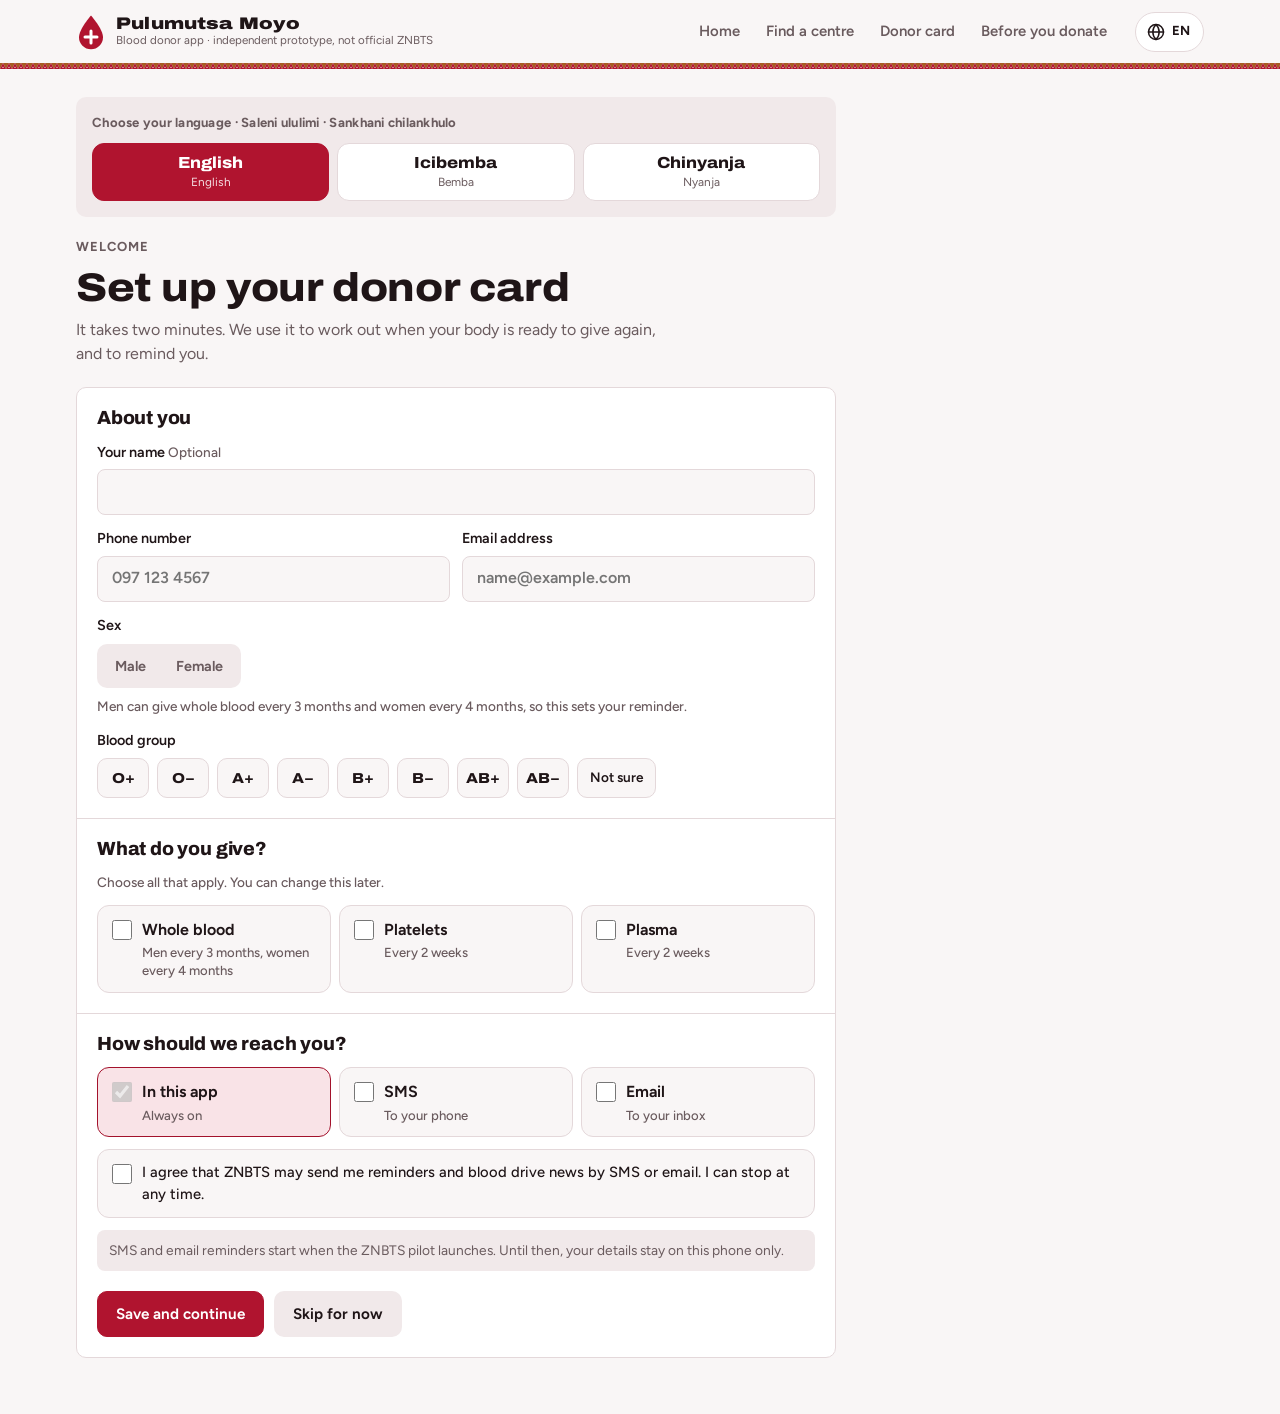
<file: start.html>
<!doctype html>
<html lang="en">
<head>
<meta charset="utf-8">
<meta name="viewport" content="width=device-width, initial-scale=1, viewport-fit=cover">
<title>Set up your donor card · Pulumutsa Moyo</title>
<meta name="description" content="Set up your donor card: language, contact details and how you give blood.">
<meta name="theme-color" content="#B0142F">
<meta name="format-detection" content="telephone=no">
<meta name="apple-mobile-web-app-capable" content="yes">
<meta name="mobile-web-app-capable" content="yes">
<meta name="apple-mobile-web-app-title" content="Pulumutsa Moyo">
<link rel="manifest" href="manifest.webmanifest">
<link rel="icon" type="image/png" sizes="192x192" href="icons/icon-192.png">
<link rel="apple-touch-icon" href="icons/apple-touch-icon.png">
<link rel="preconnect" href="https://fonts.googleapis.com">
<link rel="preconnect" href="https://fonts.gstatic.com" crossorigin>
<link rel="stylesheet" href="https://fonts.googleapis.com/css2?family=Archivo:wdth,wght@100..125,600..900&family=Figtree:wght@400;500;600;700&family=IBM+Plex+Mono:wght@400;500;600&display=swap">
<link rel="stylesheet" href="css/styles.css">
</head>
<body data-page="start">
<noscript><div class="noscript">Pulumutsa Moyo needs JavaScript for the map, reminders and donor card. Turn it on in your browser settings.</div></noscript>
<header class="topbar">
  <div class="topbar-inner">
    <a class="brand" href="index.html" aria-label="Pulumutsa Moyo">
      <svg class="brand-mark" viewBox="0 0 30 36" aria-hidden="true">
        <path d="M15 1.5C15 1.5 3 15.2 3 23.2A12 12 0 0 0 27 23.2C27 15.2 15 1.5 15 1.5Z" fill="var(--accent)"/>
        <path d="M15 17v12M9 23h12" stroke="var(--on-accent)" stroke-width="3" stroke-linecap="round"/>
      </svg>
      <span class="brand-text"><b>Pulumutsa Moyo</b><small data-i18n="brand_sub">Blood donor app · independent prototype, not official ZNBTS</small></span>
    </a>
    <nav class="tabs" aria-label="Main">
      <a href="index.html" data-i18n="nav_home">Home</a>
      <a href="find.html" data-i18n="nav_find">Find a centre</a>
      <a href="card.html" data-i18n="nav_remind">Donor card</a>
      <a href="info.html" data-i18n="nav_info">Before you donate</a>
    </nav>
    <div class="lang">
      <button class="lang-btn" id="lang-btn" type="button" aria-haspopup="true" aria-expanded="false" aria-controls="lang-menu" data-i18n-aria="lang_label" aria-label="Language">
        <svg viewBox="0 0 24 24" fill="none" stroke="currentColor" stroke-width="1.8" stroke-linecap="round" stroke-linejoin="round" aria-hidden="true"><circle cx="12" cy="12" r="9"/><path d="M3 12h18M12 3c2.6 2.6 3.8 5.6 3.8 9s-1.2 6.4-3.8 9c-2.6-2.6-3.8-5.6-3.8-9S9.4 5.6 12 3z"/></svg>
        <span id="lang-code">EN</span>
      </button>
      <div class="lang-menu" id="lang-menu" role="menu" aria-labelledby="lang-btn" hidden>
        <p class="eyebrow lang-title" data-i18n="lang_label">Language</p>
        <button type="button" role="menuitemradio" aria-checked="true" data-lang="en" lang="en">
          <span>English</span><small>English</small>
          <svg class="check" viewBox="0 0 24 24" fill="none" stroke="currentColor" stroke-width="2.6" stroke-linecap="round" stroke-linejoin="round" aria-hidden="true"><path d="M5 12.5l4.5 4.5L19 7.5"/></svg>
        </button>
        <button type="button" role="menuitemradio" aria-checked="false" data-lang="bem" lang="bem">
          <span>Icibemba</span><small>Bemba</small>
          <svg class="check" viewBox="0 0 24 24" fill="none" stroke="currentColor" stroke-width="2.6" stroke-linecap="round" stroke-linejoin="round" aria-hidden="true"><path d="M5 12.5l4.5 4.5L19 7.5"/></svg>
        </button>
        <button type="button" role="menuitemradio" aria-checked="false" data-lang="ny" lang="ny">
          <span>Chinyanja</span><small>Nyanja</small>
          <svg class="check" viewBox="0 0 24 24" fill="none" stroke="currentColor" stroke-width="2.6" stroke-linecap="round" stroke-linejoin="round" aria-hidden="true"><path d="M5 12.5l4.5 4.5L19 7.5"/></svg>
        </button>
      </div>
    </div>
  </div>
</header>

<main id="main">
<div class="view welcome">
<div class="lang-pick" role="group" aria-labelledby="lang-pick-label">
  <p class="lang-pick-label" id="lang-pick-label">Choose your language · Saleni ululimi · Sankhani chilankhulo</p>
  <div class="lang-options">
    <button type="button" data-pick-lang="en" lang="en" aria-pressed="true"><b>English</b><small>English</small></button>
    <button type="button" data-pick-lang="bem" lang="bem" aria-pressed="false"><b>Icibemba</b><small>Bemba</small></button>
    <button type="button" data-pick-lang="ny" lang="ny" aria-pressed="false"><b>Chinyanja</b><small>Nyanja</small></button>
  </div>
</div>

<div class="welcome-head">
  <p class="eyebrow" id="w-eyebrow" data-i18n="welcome_eyebrow">Welcome</p>
  <h1 id="w-title" data-i18n="welcome_title">Set up your donor card</h1>
  <p id="w-intro" data-i18n="welcome_intro">It takes two minutes. We use it to work out when your body is ready to give again, and to remind you.</p>
</div>

<form class="panel profile-form" id="profile-form" novalidate>
  <div class="form-section">
    <h2 data-i18n="f_about">About you</h2>
    <div class="form-grid">
      <label class="field full" for="p-name"><span><span data-i18n="f_name">Your name</span> <small class="hint" data-i18n="f_optional">Optional</small></span>
        <input class="input" id="p-name" type="text" autocomplete="name" maxlength="80">
      </label>
      <label class="field" for="p-phone"><span data-i18n="f_phone">Phone number</span>
        <input class="input" id="p-phone" type="tel" inputmode="tel" autocomplete="tel" placeholder="097 123 4567">
      </label>
      <label class="field" for="p-email"><span data-i18n="f_email">Email address</span>
        <input class="input" id="p-email" type="email" inputmode="email" autocomplete="email" autocapitalize="off" placeholder="name@example.com">
      </label>
    </div>
    <fieldset class="fs">
      <legend data-i18n="f_sex">Sex</legend>
      <div class="segmented">
        <label><input type="radio" name="sex" id="sex-m" value="m"><span data-i18n="sex_m">Male</span></label>
        <label><input type="radio" name="sex" id="sex-f" value="f"><span data-i18n="sex_f">Female</span></label>
      </div>
      <p class="hint" id="sex-hint">Men can give whole blood every 3 months and women every 4 months, so this sets your reminder.</p>
    </fieldset>
    <div class="field" role="group" aria-labelledby="bg-label">
      <span id="bg-label" data-i18n="f_bg">Blood group</span>
      <div class="blood-types" id="p-bg"><button type="button" aria-pressed="false" data-bg="O+">O+</button><button type="button" aria-pressed="false" data-bg="O−">O−</button><button type="button" aria-pressed="false" data-bg="A+">A+</button><button type="button" aria-pressed="false" data-bg="A−">A−</button><button type="button" aria-pressed="false" data-bg="B+">B+</button><button type="button" aria-pressed="false" data-bg="B−">B−</button><button type="button" aria-pressed="false" data-bg="AB+">AB+</button><button type="button" aria-pressed="false" data-bg="AB−">AB−</button><button type="button" class="unknown" aria-pressed="false" data-bg="unknown">Not sure</button></div>
    </div>
  </div>

  <div class="form-section">
    <h2 data-i18n="f_types">What do you give?</h2>
    <p class="hint" data-i18n="f_types_hint">Choose all that apply. You can change this later.</p>
    <div class="checks">
      <label class="check" for="pt-whole"><input type="checkbox" id="pt-whole"><span><span data-i18n="type_whole">Whole blood</span><small id="pt-whole-rule">Men every 3 months, women every 4 months</small></span></label>
      <label class="check" for="pt-platelets"><input type="checkbox" id="pt-platelets"><span><span data-i18n="type_platelets">Platelets</span><small id="pt-platelets-rule">Every 2 weeks</small></span></label>
      <label class="check" for="pt-plasma"><input type="checkbox" id="pt-plasma"><span><span data-i18n="type_plasma">Plasma</span><small id="pt-plasma-rule">Every 2 weeks</small></span></label>
    </div>
  </div>

  <div class="form-section">
    <h2 data-i18n="f_channels">How should we reach you?</h2>
    <div class="checks">
      <label class="check on locked" for="ch-app"><input type="checkbox" id="ch-app" checked disabled><span><span data-i18n="ch_app">In this app</span><small data-i18n="ch_app_hint">Always on</small></span></label>
      <label class="check" for="ch-sms"><input type="checkbox" id="ch-sms"><span><span data-i18n="ch_sms">SMS</span><small data-i18n="ch_sms_hint">To your phone</small></span></label>
      <label class="check" for="ch-email"><input type="checkbox" id="ch-email"><span><span data-i18n="ch_email">Email</span><small data-i18n="ch_email_hint">To your inbox</small></span></label>
    </div>
    <label class="check consent" for="p-consent"><input type="checkbox" id="p-consent"><span data-i18n="f_consent">I agree that ZNBTS may send me reminders and blood drive news by SMS or email. I can stop at any time.</span></label>
    <p class="pilot-note" data-i18n="pilot_note">SMS and email reminders start when the ZNBTS pilot launches. Until then, your details stay on this phone only.</p>
  </div>

  <div class="form-actions">
    <p class="err" id="p-error" role="alert" hidden></p>
    <div class="btn-row">
      <button class="btn btn-primary" type="submit" id="p-save" data-i18n="btn_save_profile">Save and continue</button>
      <button class="btn btn-quiet" type="button" id="p-skip" data-i18n="btn_skip">Skip for now</button>
    </div>
  </div>
</form>

</div>
</main>

<nav class="tabbar" aria-label="Main">
  <a href="index.html">
    <svg viewBox="0 0 24 24" fill="none" stroke="currentColor" stroke-width="1.8" stroke-linecap="round" stroke-linejoin="round" aria-hidden="true"><path d="M12 3s-7 7.6-7 12a7 7 0 0 0 14 0c0-4.4-7-12-7-12z"/></svg>
    <span data-i18n="tab_home">Home</span>
  </a>
  <a href="find.html">
    <svg viewBox="0 0 24 24" fill="none" stroke="currentColor" stroke-width="1.8" stroke-linecap="round" stroke-linejoin="round" aria-hidden="true"><path d="M12 21s-6.5-6-6.5-11a6.5 6.5 0 0 1 13 0C18.5 15 12 21 12 21z"/><circle cx="12" cy="10" r="2.3"/></svg>
    <span data-i18n="tab_find">Find</span>
  </a>
  <a href="card.html">
    <svg viewBox="0 0 24 24" fill="none" stroke="currentColor" stroke-width="1.8" stroke-linecap="round" stroke-linejoin="round" aria-hidden="true"><rect x="3" y="5" width="18" height="14" rx="2.5"/><circle cx="8.5" cy="11" r="2"/><path d="M5.5 16c.6-1.5 1.7-2.2 3-2.2s2.4.7 3 2.2M14 10h4M14 13.5h3"/></svg>
    <span data-i18n="tab_remind">Card</span>
  </a>
  <a href="info.html">
    <svg viewBox="0 0 24 24" fill="none" stroke="currentColor" stroke-width="1.8" stroke-linecap="round" stroke-linejoin="round" aria-hidden="true"><rect x="5" y="4" width="14" height="17" rx="2.5"/><path d="M9 4.5V3h6v1.5M9 11l2 2 4-4M9 17h6"/></svg>
    <span data-i18n="tab_info">Before</span>
  </a>
</nav>

<div class="toast" id="toast" role="status" aria-live="polite"><span id="toast-msg"></span><button type="button" id="toast-action" hidden></button></div>

<script src="js/i18n.js"></script>
<script src="js/data.js"></script>
<script src="js/app.js"></script>
</body>
</html>
</file>
<file: css/styles.css>
/* Pulumutsa Moyo */
:root {
  --bg: #F9F6F6;
  --surface: #FFFFFF;
  --sunk: #F1E9EA;
  --ink: #1F1517;
  --muted: #6A5B5E;
  --line: #E4D8DA;
  --accent: #B0142F;
  --accent-text: #A3122C;
  --on-accent: #FFFFFF;
  --accent-soft: #F9E3E7;
  --ok: #17703F;
  --ok-soft: #DFF0E5;
  --copper: #A85A22;
  --copper-soft: #F6E7DA;
  --others: #D6C9CC;
  --band: url("data:image/svg+xml,%3Csvg xmlns=%27http://www.w3.org/2000/svg%27 width=%2724%27 height=%2712%27 viewBox=%270 0 24 12%27%3E%3Cpath d=%27M-6 0H6L0 12Z M18 0H30L24 12Z M6 0H18L12 12Z%27 fill=%27%23A85A22%27/%3E%3Cpath d=%27M0 12L6 0L12 12Z M12 12L18 0L24 12Z%27 fill=%27%23B0142F%27/%3E%3Ccircle cx=%276%27 cy=%278.6%27 r=%271.3%27 fill=%27%23F9F6F6%27/%3E%3Ccircle cx=%2718%27 cy=%278.6%27 r=%271.3%27 fill=%27%23F9F6F6%27/%3E%3C/svg%3E");
  --plasma: #876400;
  --plasma-soft: #F6EDCB;
  --mask: #F9F6F6;
  --shadow: 0 1px 2px rgba(60, 20, 28, .06), 0 8px 24px rgba(60, 20, 28, .07);

  --font-display: "Archivo", "Arial Narrow", "Helvetica Neue", Arial, sans-serif;
  --font-body: "Figtree", system-ui, -apple-system, "Segoe UI", Roboto, sans-serif;
  --font-mono: "IBM Plex Mono", ui-monospace, "SFMono-Regular", Menlo, Consolas, monospace;

  --step--1: .8125rem;
  --step-0: 1rem;
  --step-1: 1.1875rem;
  --step-2: 1.5rem;
  --step-3: clamp(1.75rem, 1.3rem + 2vw, 2.5rem);
  --step-4: clamp(2.5rem, 1.8rem + 3.4vw, 4rem);

  --radius: 10px;
  --radius-sm: 8px;
  --gutter: 16px;
  --tabbar-h: 64px;
  color-scheme: light;
}
@media (prefers-color-scheme: dark) {
  :root:not([data-theme="light"]) {
    --bg: #141011; --surface: #1C1618; --sunk: #261E21; --ink: #F4EDEE; --muted: #B6A6A9; --line: #392D30;
    --accent: #C9233F; --accent-text: #FF8899; --on-accent: #FFFFFF; --accent-soft: #3B1820;
    --ok: #6FD49A; --ok-soft: #173826; --copper: #E39E64; --copper-soft: #3A2516; --others: #4B3C40; --band: url("data:image/svg+xml,%3Csvg xmlns=%27http://www.w3.org/2000/svg%27 width=%2724%27 height=%2712%27 viewBox=%270 0 24 12%27%3E%3Cpath d=%27M-6 0H6L0 12Z M18 0H30L24 12Z M6 0H18L12 12Z%27 fill=%27%23C9874F%27/%3E%3Cpath d=%27M0 12L6 0L12 12Z M12 12L18 0L24 12Z%27 fill=%27%23C9233F%27/%3E%3Ccircle cx=%276%27 cy=%278.6%27 r=%271.3%27 fill=%27%23141011%27/%3E%3Ccircle cx=%2718%27 cy=%278.6%27 r=%271.3%27 fill=%27%23141011%27/%3E%3C/svg%3E"); --plasma: #E6C35C; --plasma-soft: #352B10; --mask: #141011;
    --shadow: 0 1px 2px rgba(0,0,0,.4), 0 10px 30px rgba(0,0,0,.35);
    color-scheme: dark;
  }
}
:root[data-theme="dark"] {
  --bg: #141011; --surface: #1C1618; --sunk: #261E21; --ink: #F4EDEE; --muted: #B6A6A9; --line: #392D30;
  --accent: #C9233F; --accent-text: #FF8899; --on-accent: #FFFFFF; --accent-soft: #3B1820;
  --ok: #6FD49A; --ok-soft: #173826; --copper: #E39E64; --copper-soft: #3A2516; --others: #4B3C40; --band: url("data:image/svg+xml,%3Csvg xmlns=%27http://www.w3.org/2000/svg%27 width=%2724%27 height=%2712%27 viewBox=%270 0 24 12%27%3E%3Cpath d=%27M-6 0H6L0 12Z M18 0H30L24 12Z M6 0H18L12 12Z%27 fill=%27%23C9874F%27/%3E%3Cpath d=%27M0 12L6 0L12 12Z M12 12L18 0L24 12Z%27 fill=%27%23C9233F%27/%3E%3Ccircle cx=%276%27 cy=%278.6%27 r=%271.3%27 fill=%27%23141011%27/%3E%3Ccircle cx=%2718%27 cy=%278.6%27 r=%271.3%27 fill=%27%23141011%27/%3E%3C/svg%3E"); --plasma: #E6C35C; --plasma-soft: #352B10; --mask: #141011;
  --shadow: 0 1px 2px rgba(0,0,0,.4), 0 10px 30px rgba(0,0,0,.35);
  color-scheme: dark;
}

*, *::before, *::after { box-sizing: border-box; }
html { -webkit-text-size-adjust: 100%; }
body {
  margin: 0;
  background: var(--bg);
  color: var(--ink);
  font-family: var(--font-body);
  font-size: var(--step-0);
  line-height: 1.55;
  -webkit-font-smoothing: antialiased;
}
img, svg { max-width: 100%; }
[hidden] { display: none !important; }
a { color: var(--accent-text); text-underline-offset: 3px; }
button, input, select { font: inherit; color: inherit; }
html, body { -webkit-tap-highlight-color: transparent; }
a, button, label, select, input, [data-show], [data-remove] { touch-action: manipulation; }
.input { -webkit-appearance: none; appearance: none; min-width: 0; display: block; font-size: 16px; }
select.input { padding-right: 38px; background-image: url("data:image/svg+xml,%3Csvg xmlns='http://www.w3.org/2000/svg' viewBox='0 0 24 24' fill='none' stroke='%23887479' stroke-width='2.4' stroke-linecap='round' stroke-linejoin='round'%3E%3Cpath d='M6 9l6 6 6-6'/%3E%3C/svg%3E"); background-repeat: no-repeat; background-position: right 12px center; background-size: 16px; }
input[type="date"].input { line-height: 44px; text-align: left; }
input[type="date"]::-webkit-date-and-time-value { text-align: left; margin: 0; }
input[type="date"]::-webkit-calendar-picker-indicator { opacity: .6; }
.noscript { margin: 16px; padding: 16px 18px; border-radius: 14px; background: var(--accent-soft); color: var(--ink); font-weight: 600; }
:focus-visible { outline: 2px solid var(--accent-text); outline-offset: 2px; border-radius: 6px; }

h1, h2, h3 { font-family: var(--font-display); font-stretch: 112%; line-height: 1.1; margin: 0; text-wrap: balance; letter-spacing: -.01em; overflow-wrap: break-word; }
h1 { font-size: var(--step-3); font-weight: 800; }
h2 { font-size: var(--step-2); font-weight: 800; }
h3 { font-size: var(--step-1); font-weight: 700; font-stretch: 100%; }
p { margin: 0; }
.eyebrow {
  font-family: var(--font-body); font-size: var(--step--1); font-weight: 700;
  text-transform: uppercase; letter-spacing: .08em; color: var(--muted);
}
.mono { font-family: var(--font-mono); font-variant-numeric: tabular-nums; }
.muted { color: var(--muted); }
.small { font-size: var(--step--1); }

/* ---------- Shell ---------- */
.topbar {
  position: sticky; top: 0; z-index: 1000;
  background: var(--bg);
  background: color-mix(in srgb, var(--bg) 88%, transparent);
  backdrop-filter: saturate(1.4) blur(10px);
  -webkit-backdrop-filter: saturate(1.4) blur(10px);
  border-bottom: 1px solid var(--line);
  padding-top: env(safe-area-inset-top, 0px);
}
.topbar-inner {
  max-width: 1160px; margin: 0 auto; padding: 10px var(--gutter);
  display: flex; align-items: center; gap: 16px;
}
.brand { display: flex; align-items: center; gap: 10px; text-decoration: none; color: var(--ink); min-width: 0; flex: 1 1 auto; }
.brand-mark { width: 30px; height: 36px; flex: none; }
.brand-text { display: grid; min-width: 0; }
.brand-text b { font-family: var(--font-display); font-stretch: 125%; font-weight: 900; font-size: 1.05rem; letter-spacing: .01em; line-height: 1.1; white-space: nowrap; }
.brand-text small { font-size: .72rem; line-height: 1.3; color: var(--muted); }

.tabs { display: none; gap: 2px; flex: none; }
.tabs a {
  text-decoration: none; color: var(--muted); font-weight: 600; font-size: .93rem; white-space: nowrap;
  padding: 10px 12px; border-radius: 0; box-shadow: inset 0 -2px 0 transparent;
}
.tabs a:hover { color: var(--ink); }
.tabs a[aria-current="page"] { color: var(--accent-text); box-shadow: inset 0 -2px 0 var(--accent-text); }

/* Language switch */
.lang { position: relative; flex: none; }
.lang-btn {
  display: inline-flex; align-items: center; gap: 6px; height: 40px; padding: 0 12px 0 10px;
  border-radius: 999px; border: 1px solid var(--line); background: var(--surface); cursor: pointer;
  font-weight: 700; font-size: .82rem; letter-spacing: .04em;
}
.lang-btn:hover, .lang-btn[aria-expanded="true"] { border-color: var(--accent-text); color: var(--accent-text); }
.lang-btn svg { width: 20px; height: 20px; flex: none; }
.lang-menu {
  position: absolute; right: 0; top: calc(100% + 8px); z-index: 1100;
  min-width: 220px; padding: 6px; border-radius: 14px;
  background: var(--surface); border: 1px solid var(--line); box-shadow: var(--shadow);
  display: grid; gap: 2px;
}
.lang-menu .lang-title { padding: 8px 10px 4px; }
.lang-menu button {
  display: grid; grid-template-columns: 1fr auto; align-items: center; gap: 2px 10px; text-align: left;
  border: 0; background: transparent; border-radius: 10px; padding: 9px 10px; cursor: pointer;
}
.lang-menu button:hover { background: var(--sunk); }
.lang-menu button span { font-weight: 700; }
.lang-menu button small { grid-column: 1; color: var(--muted); font-size: .8rem; }
.lang-menu button .check { grid-row: 1 / span 2; grid-column: 2; width: 18px; height: 18px; color: var(--accent-text); visibility: hidden; }
.lang-menu button[aria-checked="true"] { background: var(--accent-soft); }
.lang-menu button[aria-checked="true"] .check { visibility: visible; }

main { max-width: 1160px; margin: 0 auto; padding-inline: var(--gutter); padding-block: 20px calc(var(--tabbar-h) + 32px + env(safe-area-inset-bottom, 0px)); }
.view { display: grid; gap: 20px; animation: rise .35s ease both; }
@keyframes rise { from { transform: translateY(6px); opacity: .6; } to { transform: none; opacity: 1; } }

.tabbar {
  position: fixed; left: 0; right: 0; bottom: 0; z-index: 1000;
  background: var(--surface); border-top: 1px solid var(--line);
  padding-bottom: env(safe-area-inset-bottom, 0px);
  display: grid; grid-template-columns: repeat(4, minmax(0, 1fr));
}
.tabbar a {
  height: var(--tabbar-h); display: grid; place-items: center; align-content: center; gap: 3px; padding: 0 2px;
  text-decoration: none; color: var(--muted); font-size: .72rem; font-weight: 600; text-align: center; line-height: 1.15;
}
.tabbar svg { width: 22px; height: 22px; }
.tabbar a[aria-current="page"] { color: var(--accent-text); }
.tabbar a[aria-current="page"] svg { stroke-width: 2.2; }

@media (min-width: 900px) {
  .tabs { display: flex; }
  .tabbar { display: none; }
  main { padding-block: 28px 56px; }
}

/* ---------- Building blocks ---------- */
.panel {
  background: var(--surface); border: 1px solid var(--line); border-radius: var(--radius);
  padding: 20px; display: grid; gap: 14px; align-content: start; min-width: 0;
}
.panel-head { display: flex; align-items: baseline; justify-content: space-between; gap: 12px; flex-wrap: wrap; }
.btn {
  display: inline-flex; align-items: center; justify-content: center; gap: 8px;
  min-height: 46px; padding: 6px 18px; border-radius: 10px; text-align: center; line-height: 1.25;
  border: 1px solid var(--line); background: var(--surface); color: var(--ink);
  font-weight: 650; font-size: .95rem; text-decoration: none; cursor: pointer;
  transition: background .15s, border-color .15s, transform .1s;
}
.btn:hover { border-color: var(--muted); }
.btn:active { transform: translateY(1px); }
.btn svg { width: 18px; height: 18px; flex: none; }
.btn-primary { background: var(--accent); border-color: var(--accent); color: var(--on-accent); }
.btn-primary:hover { background: var(--accent); background: color-mix(in srgb, var(--accent) 88%, #000); border-color: transparent; }
.btn-quiet { border-color: transparent; background: var(--sunk); }
.btn-sm { min-height: 36px; padding: 4px 12px; font-size: .875rem; }
.btn[disabled] { opacity: .5; cursor: not-allowed; }
.btn-row { display: flex; flex-wrap: wrap; gap: 10px; }

.chip {
  display: inline-flex; align-items: center; gap: 6px; padding: 3px 10px; border-radius: 999px;
  font-size: .78rem; font-weight: 700; background: var(--sunk); color: var(--muted);
}

label.field, .field { display: grid; gap: 6px; font-weight: 600; font-size: .9rem; }
.input {
  min-height: 46px; padding: 0 14px; border-radius: var(--radius-sm);
  border: 1px solid var(--line); background: var(--bg); width: 100%;
}
.input:focus-visible { outline-offset: 0; }

/* ---------- Home ---------- */
.home-grid { display: grid; gap: 20px; }
@media (min-width: 900px) { .home-grid { grid-template-columns: 1.55fr 1fr; align-items: start; } }

.status {
  position: relative; overflow: hidden;
  background: var(--surface); border: 1px solid var(--line); border-radius: 14px;
  padding: 24px; display: grid; grid-template-columns: 1fr; gap: 22px; box-shadow: var(--shadow);
}
@media (min-width: 560px) { .status { grid-template-columns: minmax(0, 1fr) 150px; align-items: center; padding: 30px; } }
.status-copy { display: grid; gap: 12px; min-width: 0; }
.status h1 { font-size: var(--step-4); font-stretch: 125%; font-weight: 900; letter-spacing: -.02em; }
.status h1.long { font-size: var(--step-3); font-stretch: 100%; }
.status h1 .unit { font-size: .42em; font-stretch: 100%; font-weight: 700; letter-spacing: 0; margin-left: .15em; }
.status h1 .unit.pre { margin-left: 0; margin-right: .25em; }
.status .lead { font-size: var(--step-1); color: var(--muted); max-width: 36ch; }
.status .lead strong { color: var(--ink); font-weight: 650; }
.status .btn-row { margin-top: 6px; }

.bag { margin: 0; display: grid; justify-items: center; gap: 8px; }
.bag svg { width: 128px; height: auto; overflow: visible; }
.bag figcaption { font-size: var(--step--1); color: var(--muted); text-align: center; max-width: 20ch; }
.bag .bag-body { fill: var(--accent-soft); stroke: var(--accent-text); stroke-width: 2; }
.bag .bag-neck, .bag .bag-tube { fill: none; stroke: var(--accent-text); stroke-width: 2; stroke-linecap: round; }
.bag .bag-fill { fill: var(--accent); transition: y .8s cubic-bezier(.2,.8,.2,1), height .8s cubic-bezier(.2,.8,.2,1); }
.bag .bag-tick { stroke: var(--on-accent); stroke-opacity: .55; stroke-width: 1.5; }
.bag .bag-tick-label { fill: var(--muted); font-family: var(--font-mono); font-size: 9px; }
.bag .bag-text { fill: var(--on-accent); font-family: var(--font-display); font-weight: 900; font-size: 22px; font-stretch: 125%; }
.bag .bag-text.dim { fill: var(--accent-text); }

.side { display: grid; gap: 20px; }
.near-card .near-name { font-weight: 700; font-size: var(--step-1); line-height: 1.25; }
.near-card .near-meta { color: var(--muted); font-size: .92rem; }


.goal-bars { display: grid; gap: 12px; }
.goal-row { display: grid; gap: 6px; }
.goal-row .goal-label { display: flex; justify-content: space-between; gap: 12px; font-size: .9rem; }
.goal-track { height: 14px; border-radius: 999px; background: var(--sunk); overflow: hidden; }
.goal-bar { height: 100%; border-radius: 999px; background: var(--copper); }
.goal-bar.target { background: var(--accent); }
.source { font-size: .78rem; color: var(--muted); }

/* ---------- Find ---------- */
.find-head { display: grid; gap: 10px; }
.find-head p { color: var(--muted); max-width: 62ch; }
.find-controls { display: flex; flex-wrap: wrap; gap: 10px; align-items: center; }
.find-controls .or { color: var(--muted); font-size: .9rem; }
.find-controls select { width: auto; min-width: 0; max-width: 100%; flex: 1 1 180px; }
.find-grid { display: grid; gap: 16px; min-width: 0; }
@media (min-width: 900px) {
  .find-grid { grid-template-columns: minmax(0, 1.5fr) minmax(320px, 1fr); align-items: start; }
  .list-wrap { max-height: max(340px, min(58vh, 640px)); overflow-y: auto; padding-right: 4px; }
}
.map {
  height: 58vh; height: 58svh; min-height: 340px; max-height: 640px;
  border-radius: var(--radius); border: 1px solid var(--line); overflow: hidden;
  background: var(--sunk); z-index: 0;
}
.list-wrap { display: grid; gap: 12px; align-content: start; min-width: 0; }
.list-note { font-size: .85rem; color: var(--muted); background: var(--sunk); border-radius: var(--radius-sm); padding: 10px 12px; }
.centre-list { list-style: none; margin: 0; padding: 0; display: grid; gap: 10px; }
.centre {
  background: var(--surface); border: 1px solid var(--line); border-radius: var(--radius);
  padding: 14px 16px; display: grid; gap: 6px;
  transition: border-color .15s, box-shadow .15s;
}
.centre.active { border-color: var(--accent-text); box-shadow: 0 0 0 3px var(--accent-soft); }
.centre-top { display: flex; justify-content: space-between; align-items: center; gap: 10px; }
.centre .prov { font-size: .75rem; font-weight: 700; text-transform: uppercase; letter-spacing: .08em; color: var(--copper); }
.centre .dist { font-family: var(--font-mono); font-size: .85rem; color: var(--ink); font-weight: 600; white-space: nowrap; }
.centre h3 { font-size: 1.02rem; line-height: 1.3; }
.centre .town { color: var(--muted); font-size: .9rem; }
.centre .btn-row { margin-top: 4px; gap: 8px; }
.drives { display: grid; gap: 8px; padding-top: 18px; border-top: 1px solid var(--line); }
.drives h2 { font-size: var(--step-1); font-stretch: 100%; }
.drives p { color: var(--muted); max-width: 70ch; }

/* Map pins and popups */
.pin { background: none; border: 0; }
.pin-drop {
  display: block; width: 26px; height: 26px; margin: 2px 0 0 1px;
  background: var(--accent); border: 2.5px solid var(--surface);
  border-radius: 50% 50% 50% 0; transform: rotate(-45deg);
  box-shadow: 0 3px 8px rgba(0,0,0,.3);
  transition: transform .15s;
}
.pin.active .pin-drop { transform: rotate(-45deg) scale(1.25); }
.you-dot {
  display: block; width: 18px; height: 18px; border-radius: 50%;
  background: #2D6CDF; border: 3px solid #fff; box-shadow: 0 0 0 6px rgba(45,108,223,.25);
}
.leaflet-container { background: var(--sunk); font-family: var(--font-body); }
.leaflet-popup-content-wrapper, .leaflet-popup-tip { background: var(--surface); color: var(--ink); box-shadow: var(--shadow); }
.leaflet-popup-content { margin: 14px 16px; font-size: .92rem; line-height: 1.4; }
.leaflet-popup-content b { display: block; font-size: 1rem; margin-bottom: 2px; }
.leaflet-popup-content a { font-weight: 700; }
.leaflet-container a.leaflet-popup-close-button { color: var(--muted); }
.leaflet-bar a { background: var(--surface); color: var(--ink); border-bottom-color: var(--line); }
.leaflet-bar a:hover { background: var(--sunk); }
.leaflet-control-attribution { background: var(--surface) !important; background: color-mix(in srgb, var(--surface) 85%, transparent) !important; color: var(--muted); }
.leaflet-control-attribution a { color: var(--muted); }
.zm-mask { fill: var(--mask); fill-opacity: .62; stroke: none; }
.no-tiles .zm-mask { fill-opacity: 1; }
.no-tiles .zm-outline { fill: var(--surface); fill-opacity: 1; }
.leaflet-tooltip.pin-label { background: transparent; border: 0; box-shadow: none; padding: 0 2px; color: var(--ink); font-weight: 700; font-size: .78rem; text-shadow: 0 0 3px var(--surface), 0 0 3px var(--surface), 0 0 3px var(--surface); }
.leaflet-tooltip.pin-label::before { display: none; }
.zm-outline { fill: none; stroke: var(--accent-text); stroke-width: 2; stroke-opacity: .7; }

/* ---------- Card page: next date, log, history ---------- */
.remind-grid { display: grid; gap: 20px; }
@media (min-width: 900px) { .remind-grid { grid-template-columns: minmax(0, 1fr) minmax(0, 1fr); align-items: start; } }
.next-date { font-family: var(--font-display); font-stretch: 125%; font-weight: 900; font-size: var(--step-3); line-height: 1.05; letter-spacing: -.01em; }
.next-rel { font-size: var(--step-1); color: var(--muted); }
.form-grid { display: grid; gap: 12px; }
@media (min-width: 520px) { .form-grid { grid-template-columns: minmax(0, 1fr) minmax(0, 1fr); } .form-grid .full { grid-column: 1 / -1; } }

.segmented { display: inline-flex; padding: 4px; border-radius: 10px; background: var(--sunk); gap: 2px; flex-wrap: wrap; border: 0; margin: 0; justify-self: start; max-width: 100%; }
.segmented legend { position: absolute; width: 1px; height: 1px; overflow: hidden; clip: rect(0 0 0 0); }
.segmented label { position: relative; }
.segmented input { position: absolute; opacity: 0; inset: 0; cursor: pointer; }
.segmented span { display: block; padding: 7px 14px; border-radius: 7px; font-weight: 650; font-size: .9rem; color: var(--muted); white-space: nowrap; }
.segmented input:checked + span { background: var(--surface); color: var(--ink); box-shadow: 0 1px 3px rgba(0,0,0,.12); }
.segmented input:focus-visible + span { outline: 2px solid var(--accent-text); outline-offset: 1px; }

.notify-status { font-size: .88rem; color: var(--muted); }

.blood-types { display: flex; flex-wrap: wrap; gap: 8px; }
.blood-types button {
  min-width: 52px; min-height: 40px; border-radius: 10px; border: 1px solid var(--line); background: var(--bg);
  font-family: var(--font-display); font-stretch: 112%; font-weight: 800; cursor: pointer;
}
.blood-types button[aria-pressed="true"] { background: var(--accent); border-color: var(--accent); color: var(--on-accent); }
.blood-types button.unknown { font-family: var(--font-body); font-weight: 600; font-size: .85rem; padding: 0 12px; }
.stats { display: grid; grid-template-columns: repeat(2, minmax(0, 1fr)); gap: 12px; }
.stat { background: var(--sunk); border-radius: var(--radius-sm); padding: 12px 14px; display: grid; gap: 2px; align-content: start; }
.stat b { font-family: var(--font-display); font-stretch: 125%; font-weight: 900; font-size: 1.75rem; line-height: 1.1; font-variant-numeric: tabular-nums; }
.stat span { font-size: .82rem; color: var(--muted); }

.history { list-style: none; margin: 0; padding: 0; display: grid; }
.history li { display: grid; grid-template-columns: auto minmax(0, 1fr) auto; gap: 14px; align-items: center; padding: 12px 0; border-top: 1px solid var(--line); }
.history li:first-child { border-top: 0; }
.history li.empty { display: block; color: var(--muted); font-size: .95rem; padding: 6px 0; }
.history .h-date { font-family: var(--font-mono); font-weight: 600; font-size: .92rem; white-space: nowrap; }
.history .h-where { color: var(--muted); font-size: .9rem; min-width: 0; overflow-wrap: anywhere; }
.icon-btn {
  width: 36px; height: 36px; display: grid; place-items: center; border-radius: 50%;
  border: 0; background: transparent; color: var(--muted); cursor: pointer;
}
.icon-btn:hover { background: var(--sunk); color: var(--ink); }
.icon-btn svg { width: 18px; height: 18px; }
.danger-zone { display: flex; flex-wrap: wrap; align-items: center; gap: 10px; justify-content: space-between; }
.confirm { display: flex; flex-wrap: wrap; gap: 8px; align-items: center; }
.btn-danger { background: var(--accent); border-color: var(--accent); color: var(--on-accent); }

/* ---------- Info ---------- */
.info-grid { display: grid; gap: 20px; }
@media (min-width: 760px) { .info-grid { grid-template-columns: minmax(0, 1fr) minmax(0, 1fr); } }
.ticks { list-style: none; margin: 0; padding: 0; display: grid; gap: 10px; }
.ticks li { display: grid; grid-template-columns: 22px minmax(0, 1fr); gap: 10px; align-items: start; }
.ticks li::before {
  content: ""; width: 22px; height: 22px; border-radius: 50%; margin-top: 1px;
  background: var(--ok-soft) url("data:image/svg+xml,%3Csvg xmlns='http://www.w3.org/2000/svg' viewBox='0 0 24 24' fill='none' stroke='%2317703F' stroke-width='3' stroke-linecap='round' stroke-linejoin='round'%3E%3Cpath d='M5 12.5l4.5 4.5L19 7.5'/%3E%3C/svg%3E") center / 14px no-repeat;
}
.ticks.ask li::before {
  background: var(--accent-soft) url("data:image/svg+xml,%3Csvg xmlns='http://www.w3.org/2000/svg' viewBox='0 0 24 24' fill='none' stroke='%23A3122C' stroke-width='3' stroke-linecap='round'%3E%3Cpath d='M12 6v8M12 18.5v.01'/%3E%3C/svg%3E") center / 14px no-repeat;
}
.about { display: grid; gap: 8px; background: var(--sunk); border-radius: var(--radius); padding: 18px 20px; }
.about h2 { font-size: var(--step-1); font-stretch: 100%; }
.about p { color: var(--muted); max-width: 72ch; }

/* ---------- Banner + toast ---------- */
.banner {
  display: flex; flex-wrap: wrap; gap: 10px 16px; align-items: center; justify-content: space-between;
  background: var(--ok-soft); color: var(--ink); border-radius: var(--radius); padding: 14px 18px;
}
.banner b { color: var(--ok); }
.toast {
  position: fixed; left: 50%; transform: translateX(-50%) translateY(20px);
  bottom: calc(var(--tabbar-h) + 16px + env(safe-area-inset-bottom, 0px));
  z-index: 2000; background: var(--ink); color: var(--bg);
  padding: 12px 16px; border-radius: 12px; font-weight: 600; font-size: .92rem;
  display: flex; gap: 14px; align-items: center; width: max-content; max-width: calc(100vw - 32px);
  opacity: 0; pointer-events: none; transition: opacity .2s, transform .2s;
}
.toast.show { opacity: 1; transform: translateX(-50%) translateY(0); pointer-events: auto; }
.toast button { background: none; border: 0; color: var(--bg); font-weight: 800; text-decoration: underline; cursor: pointer; padding: 0; }
@media (min-width: 900px) { .toast { bottom: 24px; } }

@media (prefers-reduced-motion: reduce) {
  *, *::before, *::after { animation: none !important; transition: none !important; }
}


/* ---------- Sign-up / profile ---------- */
.lang-pick { display: grid; gap: 10px; padding: 16px; border-radius: var(--radius); background: var(--sunk); min-width: 0; }
.lang-pick-label { font-size: .82rem; font-weight: 700; color: var(--muted); letter-spacing: .02em; }
.lang-options { display: grid; grid-template-columns: repeat(3, minmax(0, 1fr)); gap: 8px; }
.lang-options button {
  display: grid; gap: 1px; justify-items: center; align-content: center; min-height: 58px; padding: 8px 6px;
  border: 1px solid var(--line); border-radius: 12px; background: var(--surface); cursor: pointer; text-align: center;
  transition: background .15s, border-color .15s;
}
.lang-options button b { font-family: var(--font-display); font-stretch: 112%; font-weight: 800; font-size: 1rem; line-height: 1.15; }
.lang-options button small { font-size: .74rem; color: var(--muted); }
.lang-options button:hover { border-color: var(--accent-text); }
.lang-options button[aria-pressed="true"] { background: var(--accent); border-color: var(--accent); color: var(--on-accent); }
.lang-options button[aria-pressed="true"] small { color: var(--on-accent); opacity: .85; }
.welcome { max-width: 760px; }
.welcome-head { display: grid; gap: 8px; }
.welcome-head p { color: var(--muted); max-width: 60ch; }
.profile-form { gap: 0; padding: 0; }
.form-section { display: grid; gap: 12px; padding: 20px; border-top: 1px solid var(--line); min-width: 0; }
.form-section:first-child { border-top: 0; }
.form-section h2 { font-size: var(--step-1); font-stretch: 100%; }
.form-actions { display: grid; gap: 12px; padding: 0 20px 20px; }
.hint { font-weight: 500; color: var(--muted); font-size: .85rem; }
.fs { border: 0; padding: 0; margin: 0; min-width: 0; display: grid; gap: 8px; }
.fs legend { padding: 0; margin-bottom: 8px; font-weight: 600; font-size: .9rem; }
.checks { display: grid; gap: 8px; }
@media (min-width: 560px) { .checks { grid-template-columns: repeat(3, minmax(0, 1fr)); } }
.check {
  display: flex; gap: 10px; align-items: flex-start; padding: 12px 14px; min-width: 0;
  border: 1px solid var(--line); border-radius: 12px; background: var(--bg); cursor: pointer; font-weight: 650;
}
.check input { width: 20px; height: 20px; margin: 2px 0 0; flex: none; accent-color: var(--accent); }
.check > span { min-width: 0; }
.check small { display: block; font-weight: 500; color: var(--muted); font-size: .82rem; line-height: 1.35; margin-top: 2px; }
.check.on { border-color: var(--accent-text); background: var(--accent-soft); }
.check.locked { cursor: default; }
.check.consent { font-weight: 500; font-size: .92rem; line-height: 1.45; }
.pilot-note { background: var(--sunk); border-radius: var(--radius-sm); padding: 10px 12px; font-size: .86rem; color: var(--muted); }
.err { color: var(--accent-text); font-weight: 650; font-size: .9rem; }

/* ---------- Donor card ---------- */
.profile { display: flex; gap: 16px; align-items: center; min-width: 0; }
.profile-body { display: grid; gap: 6px; min-width: 0; }
.profile-body h2 { font-size: var(--step-2); overflow-wrap: anywhere; }
.profile-meta { color: var(--muted); font-size: .92rem; overflow-wrap: anywhere; }
.bg-badge { width: 60px; height: auto; flex: none; }
.bg-badge path { fill: var(--accent); }
.bg-badge text { fill: var(--on-accent); font-family: var(--font-display); font-weight: 900; font-stretch: 112%; }
.bg-badge.empty path { fill: var(--sunk); stroke: var(--line); stroke-width: 2; }
.bg-badge.empty text { fill: var(--muted); }
.type-chips { display: flex; flex-wrap: wrap; gap: 6px; }
.tchip { display: inline-flex; align-items: center; padding: 2px 10px; border-radius: 999px; font-size: .76rem; font-weight: 750; white-space: nowrap; }
.tchip.whole { background: var(--accent-soft); color: var(--accent-text); }
.tchip.platelets { background: var(--copper-soft); color: var(--copper); }
.tchip.plasma { background: var(--plasma-soft); color: var(--plasma); }
.sex-note { color: var(--copper); font-weight: 600; }
.type-stats { display: grid; grid-template-columns: repeat(4, minmax(0, 1fr)); gap: 8px; }
.type-stats .stat { padding: 10px; }
.type-stats .stat b { font-size: 1.5rem; }
.type-stats .stat span { font-size: .75rem; line-height: 1.25; overflow-wrap: anywhere; }
.history .h-mid { display: flex; flex-wrap: wrap; gap: 4px 8px; align-items: center; min-width: 0; }
.log-type { justify-self: start; }

/* ---------- Home: nudge and invite ---------- */
.nudge { border-color: var(--accent-text); }
.invite { display: grid; gap: 14px; }
@media (min-width: 760px) { .invite { grid-template-columns: minmax(0, 1fr) auto; align-items: center; } }
.invite-copy { display: grid; gap: 6px; min-width: 0; }
.invite-copy p { max-width: 56ch; }

/* ---------- Ways to donate ---------- */
.ways { display: grid; gap: 16px; }
@media (min-width: 900px) { .ways { grid-template-columns: repeat(3, minmax(0, 1fr)); } }
.way h3 { display: flex; align-items: center; gap: 10px; font-size: var(--step-1); }
.way .dot { width: 12px; height: 12px; border-radius: 50%; flex: none; }
.way.whole .dot { background: var(--accent); }
.way.platelets .dot { background: var(--copper); }
.way.plasma .dot { background: var(--plasma); }
.way > p { color: var(--muted); }
.facts { margin: 0; display: grid; gap: 10px; }
.facts div { display: grid; grid-template-columns: 6.5rem minmax(0, 1fr); gap: 10px; padding-top: 10px; border-top: 1px solid var(--line); }
.facts dt { font-size: .78rem; font-weight: 700; text-transform: uppercase; letter-spacing: .06em; color: var(--muted); padding-top: 2px; }
.facts dd { margin: 0; font-size: .93rem; }
.ways-note { color: var(--muted); font-size: .88rem; }

/* Chitenge band: under the header and along the top of the hero */
.topbar { border-bottom: 0; }
.topbar::after { content: ""; display: block; height: 6px; background: var(--band) repeat-x left center / 12px 6px; }
.status { padding-top: 34px; }
.status::before { content: ""; position: absolute; left: 0; right: 0; top: 0; height: 10px; background: var(--band) repeat-x left center / 20px 10px; }
@media (min-width: 560px) { .status { padding-top: 40px; } }

/* ---------- Your visit ---------- */
.visit { gap: 16px; }
.visit-title { font-size: var(--step-1); font-stretch: 100%; }
.visit-steps { list-style: none; margin: 0; padding: 0; display: grid; }
.visit-steps li { position: relative; display: grid; grid-template-columns: 28px minmax(0, 1fr); gap: 12px; padding-bottom: 16px; }
.visit-steps li:last-child { padding-bottom: 0; }
.visit-steps li:not(:last-child)::before { content: ""; position: absolute; left: 13px; top: 30px; bottom: 2px; width: 2px; background: var(--line); }
.v-num { width: 28px; height: 28px; border-radius: 50%; display: grid; place-items: center; background: var(--sunk); color: var(--muted); font-family: var(--font-mono); font-weight: 600; font-size: .8rem; }
.v-give .v-num { background: var(--accent); color: var(--on-accent); }
.v-head { display: flex; flex-wrap: wrap; justify-content: space-between; align-items: baseline; gap: 2px 10px; }
.v-head b { font-weight: 700; }
.v-min { font-family: var(--font-mono); font-size: .76rem; color: var(--muted); white-space: nowrap; }
.v-desc { color: var(--muted); font-size: .88rem; line-height: 1.45; margin-top: 2px; }

/* ---------- Where your blood goes ---------- */
.where { grid-template-columns: 1fr; gap: 18px; padding: 24px; }
@media (min-width: 760px) { .where { grid-template-columns: minmax(170px, .75fr) minmax(0, 2fr); align-items: center; gap: 36px; padding: 28px 32px; } }
.where-big { display: grid; gap: 8px; align-content: start; }
.where-big b { font-family: var(--font-display); font-stretch: 125%; font-weight: 900; font-size: clamp(3.75rem, 2.6rem + 5vw, 6.25rem); line-height: .88; letter-spacing: -.03em; color: var(--accent-text); }
.where-big span { font-weight: 650; max-width: 16ch; line-height: 1.3; }
.where-detail { display: grid; gap: 12px; min-width: 0; }
.share-bar { display: flex; gap: 3px; height: 22px; border-radius: 6px; overflow: hidden; }
.seg.mothers, .sw.mothers { background: var(--accent); }
.seg.children, .sw.children { background: var(--copper); }
.seg.others, .sw.others { background: var(--others); }
.share-legend { list-style: none; margin: 0; padding: 0; display: grid; gap: 6px; }
.share-legend li { display: grid; grid-template-columns: 12px 3rem minmax(0, 1fr); gap: 10px; align-items: baseline; font-size: .93rem; }
.share-legend b { font-family: var(--font-mono); font-weight: 600; font-variant-numeric: tabular-nums; }
.sw { width: 12px; height: 12px; border-radius: 3px; display: inline-block; transform: translateY(1px); }

/* ---------- Card picture ---------- */
.card-img { display: grid; gap: 10px; padding-top: 14px; border-top: 1px solid var(--line); }
.card-img-head { display: grid; gap: 2px; }
#card-canvas { display: block; width: 100%; max-width: 100%; height: auto; aspect-ratio: 1080 / 680; border-radius: 14px; box-shadow: var(--shadow); background: var(--accent); }

/* ---------- Centre details ---------- */
.centre .phone { font-family: var(--font-mono); font-size: .86rem; color: var(--ink); }
.centre .phone a { color: inherit; text-decoration: none; border-bottom: 1px dotted var(--muted); }
.centre .phone small { font-family: var(--font-body); color: var(--muted); }
.drives a { font-weight: 650; }

/* Home: hero and invite stack in the wide column */
.main-col { display: grid; gap: 20px; align-content: start; min-width: 0; }
.main-col .invite { grid-template-columns: 1fr; }

/* Sections without a card around them */
.ph { font-size: var(--step-1); font-stretch: 100%; }
.panel-head h2 { font-size: var(--step-1); font-stretch: 100%; }
.visit { display: grid; gap: 16px; padding-top: 18px; border-top: 1px solid var(--line); }
.where { display: grid; padding: 26px 0 0; border-top: 2px solid var(--ink); }
@media (min-width: 760px) { .where { padding: 30px 0 0; } }
.goal { display: grid; gap: 14px; padding-top: 22px; border-top: 1px solid var(--line); }
.goal h2 { font-size: var(--step-2); }
.invite { display: grid; gap: 14px; padding: 20px; border-radius: var(--radius); background: var(--accent-soft); }
.invite h2 { font-size: var(--step-2); }
.invite p { color: var(--ink); max-width: 56ch; }
.info-grid { gap: 28px 36px; }
.info-col { display: grid; gap: 12px; align-content: start; padding-top: 16px; border-top: 1px solid var(--line); }
.info-col h2 { font-size: var(--step-1); font-stretch: 100%; }
.pin-note { font-size: .8rem; color: var(--muted); }
.btn.is-off { pointer-events: none; opacity: .5; }
.static-map { display: block; width: 100%; height: 100%; }
.static-map .land { fill: var(--surface); stroke: var(--accent-text); stroke-width: 1.5; stroke-linejoin: round; }
.static-map circle { fill: var(--accent); stroke: var(--surface); stroke-width: 2; }
.static-map text { fill: var(--ink); font: 600 12px var(--font-body); paint-order: stroke; stroke: var(--surface); stroke-width: 3px; }
</file>
